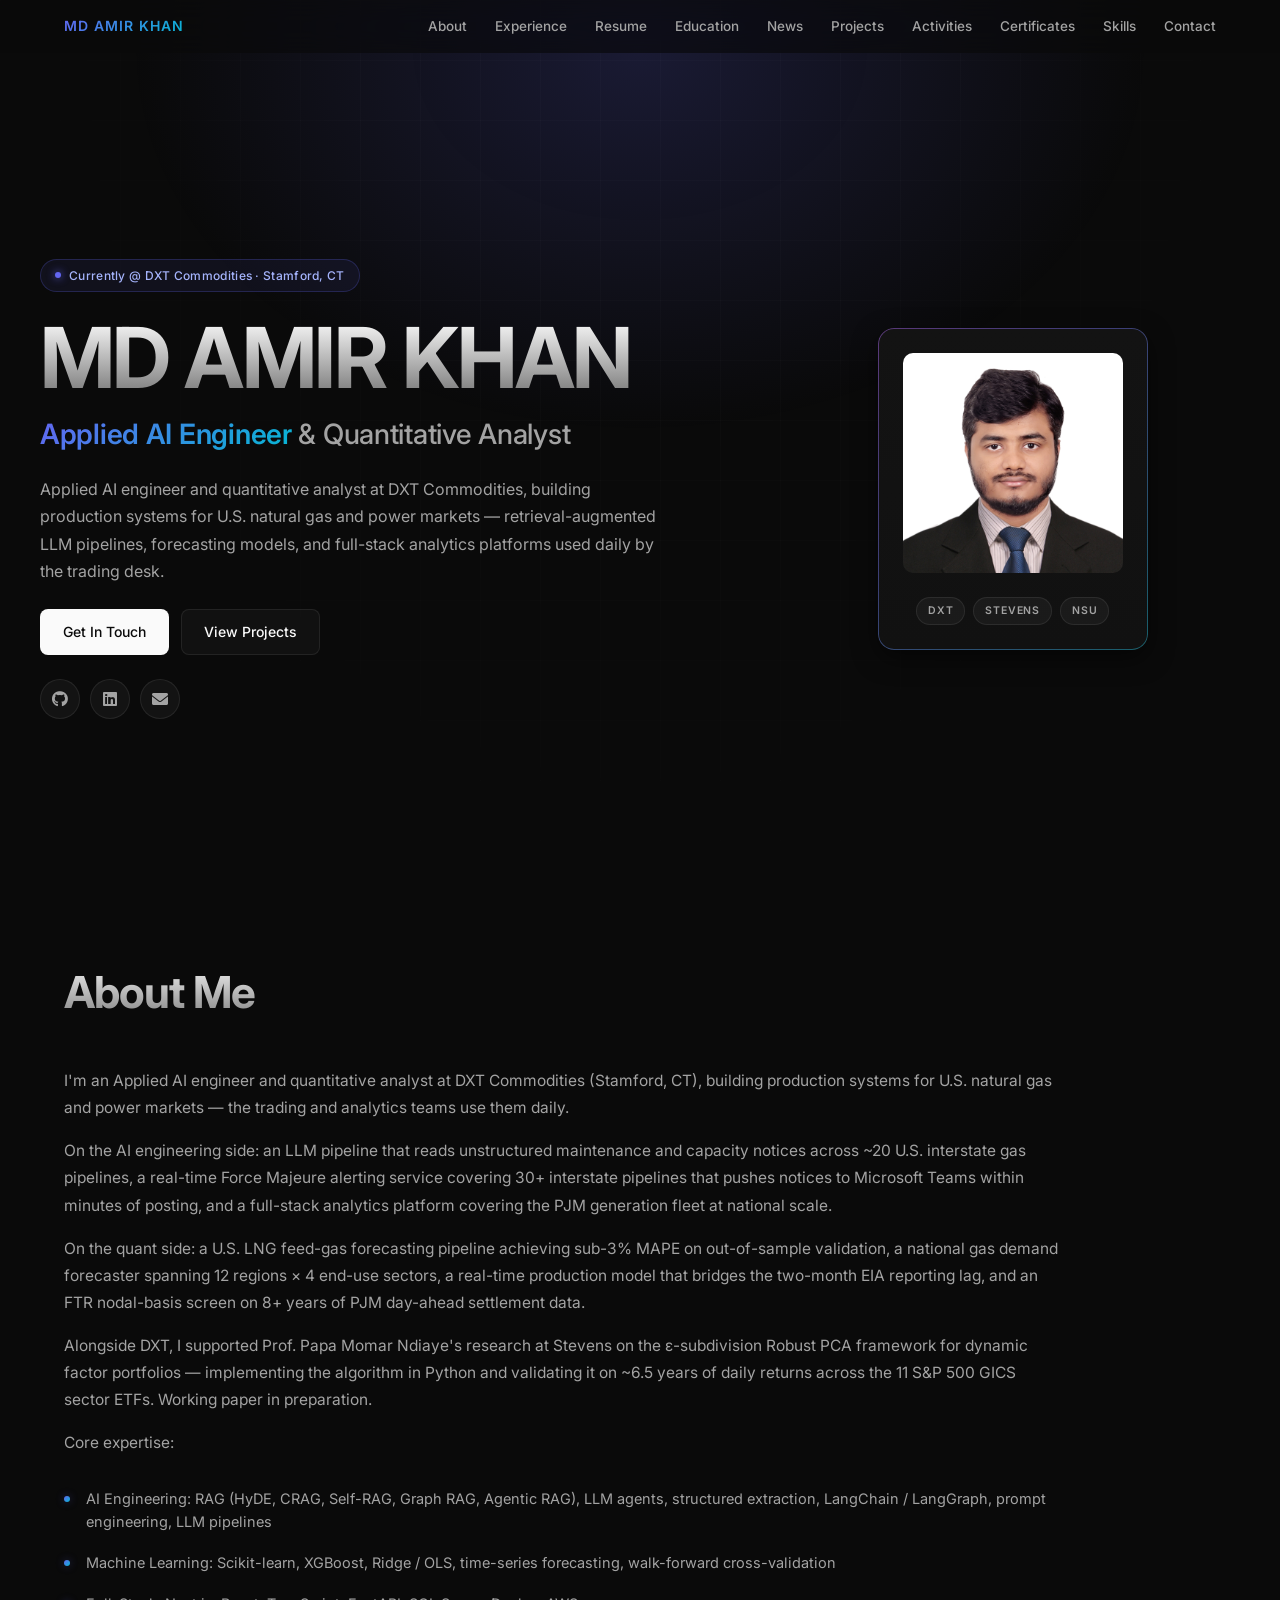
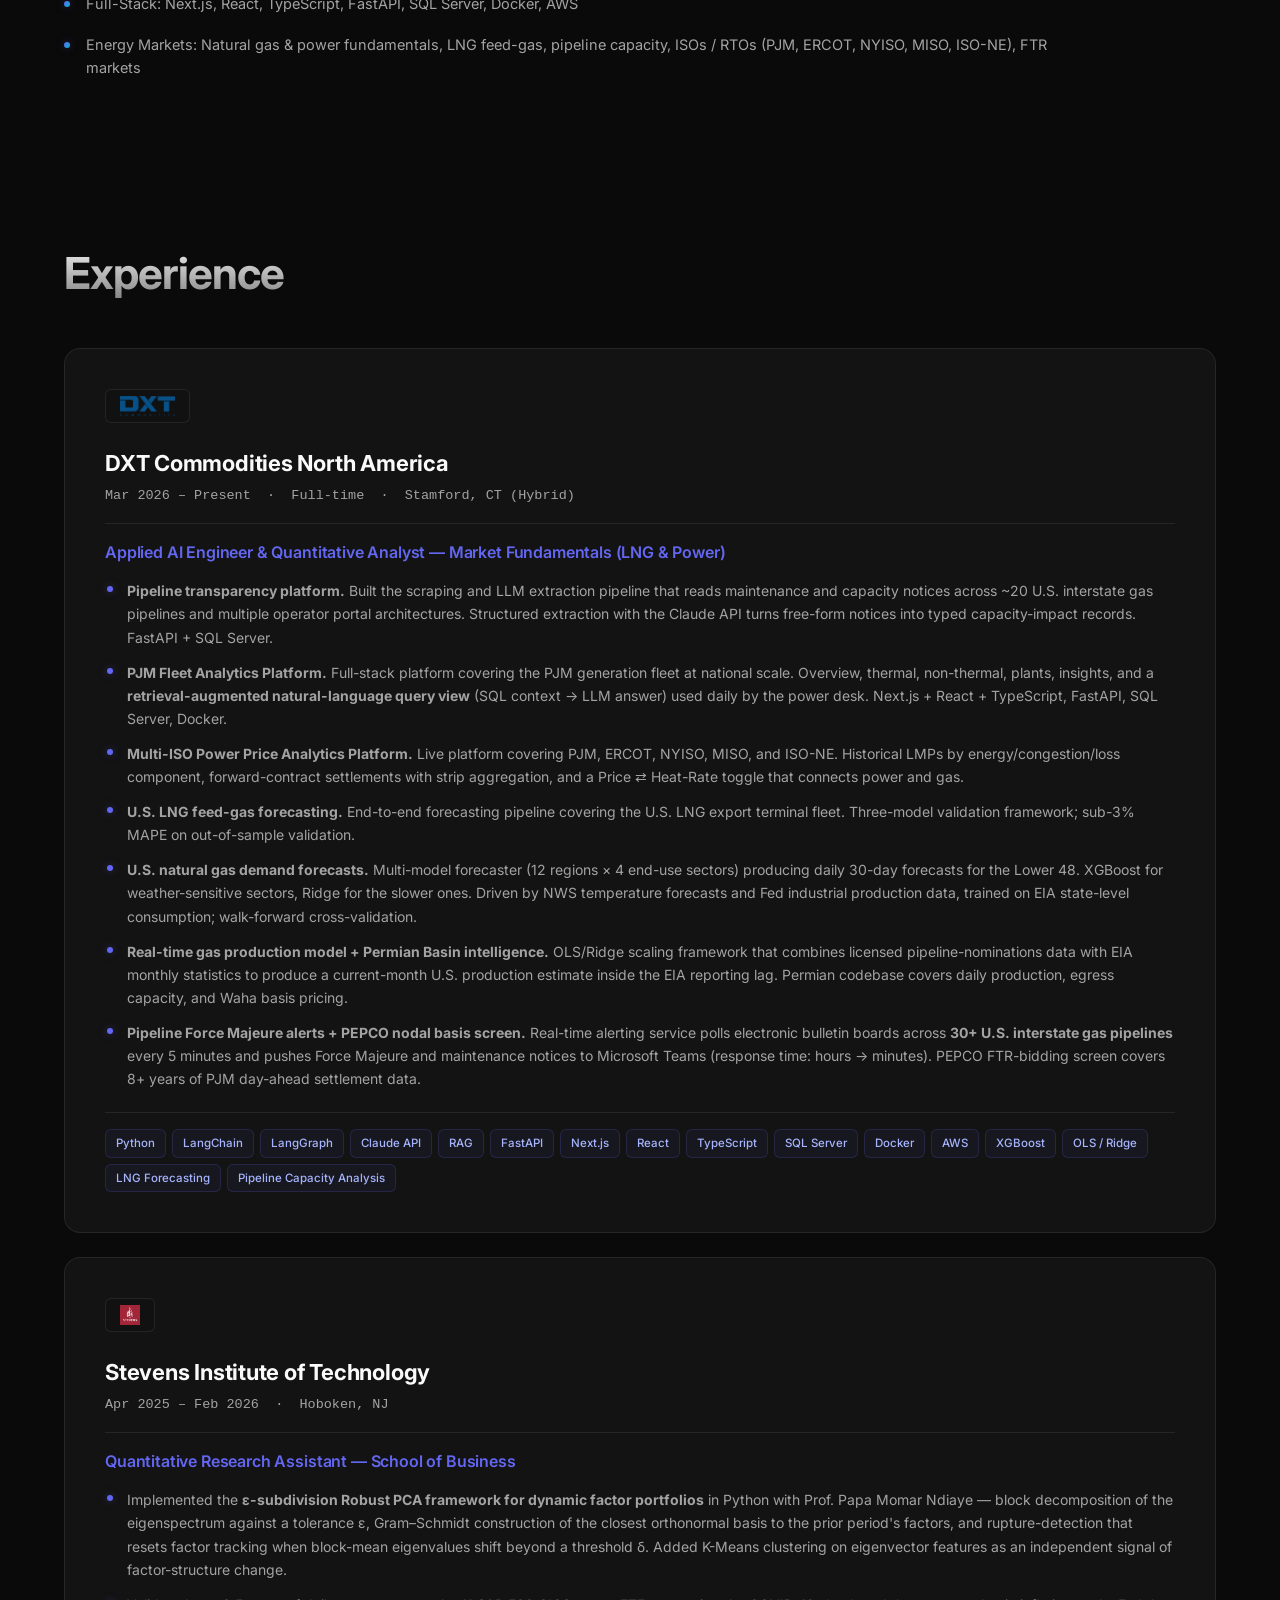
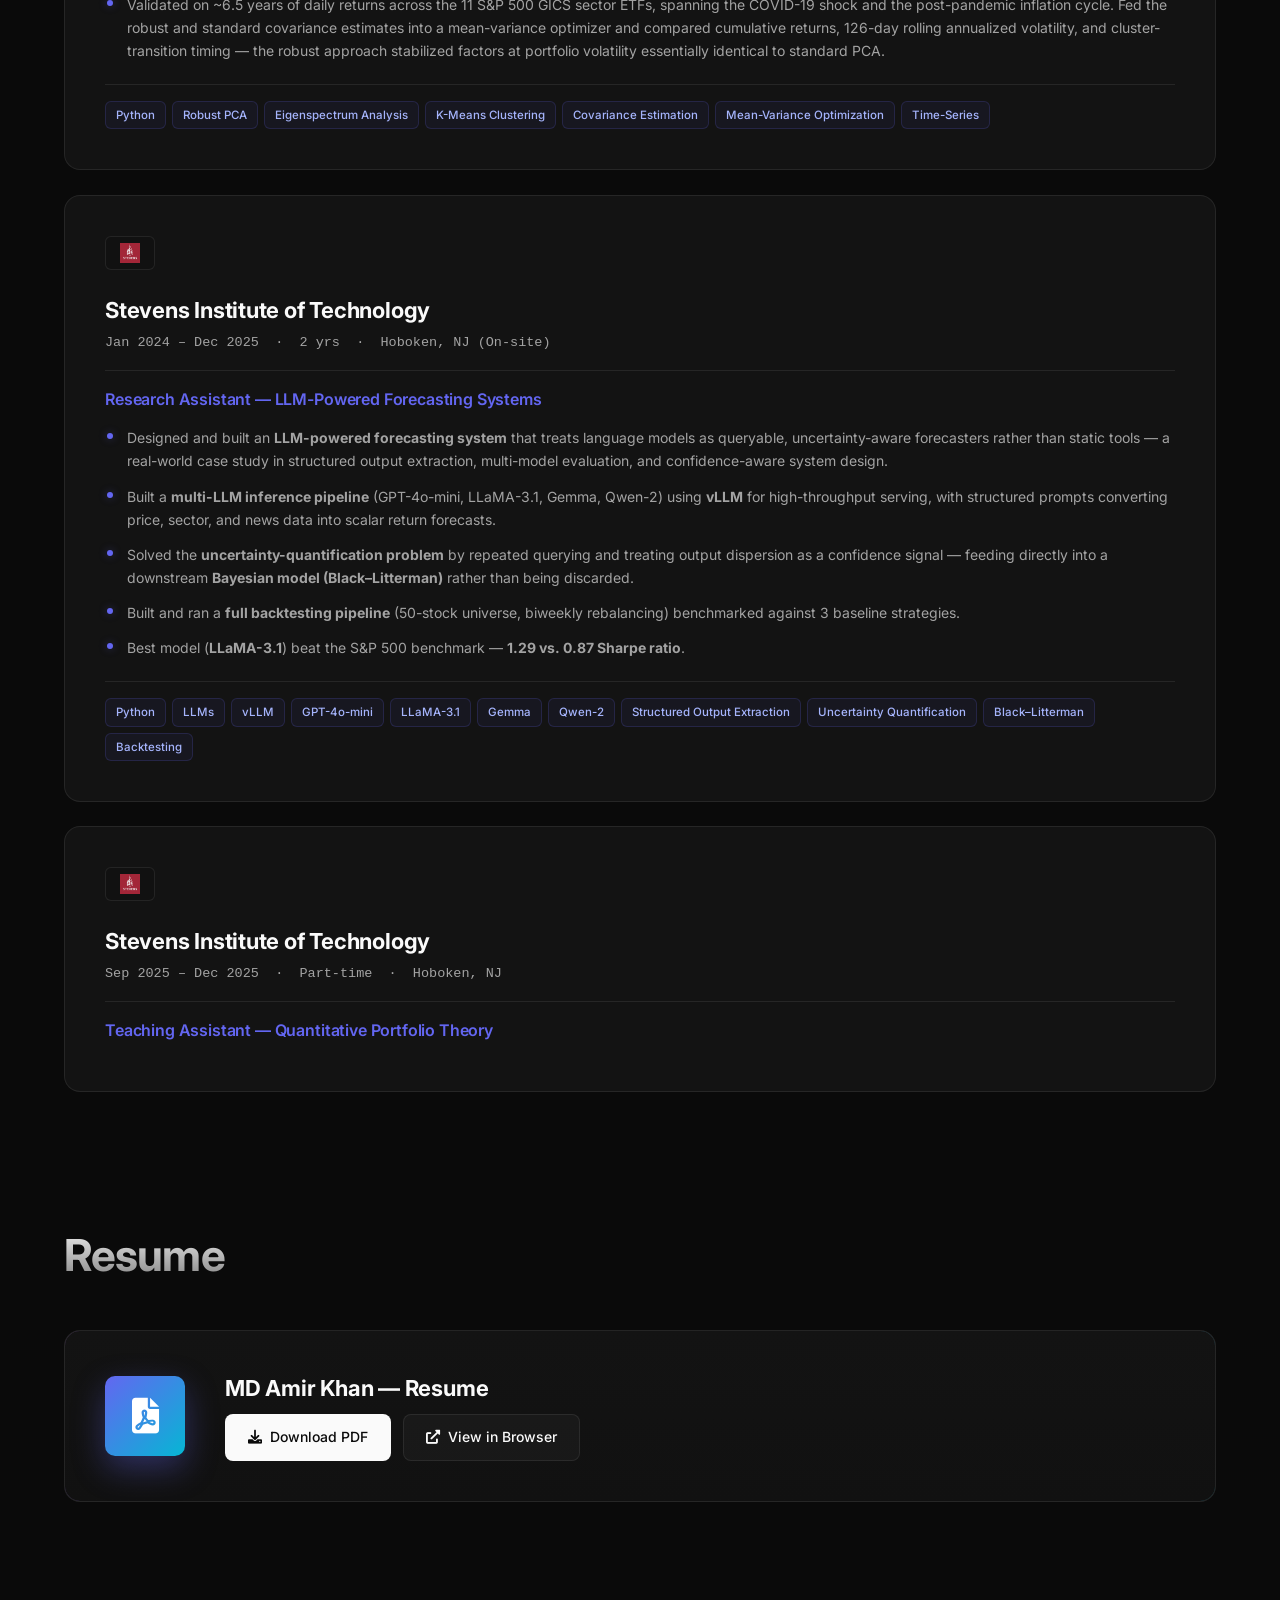
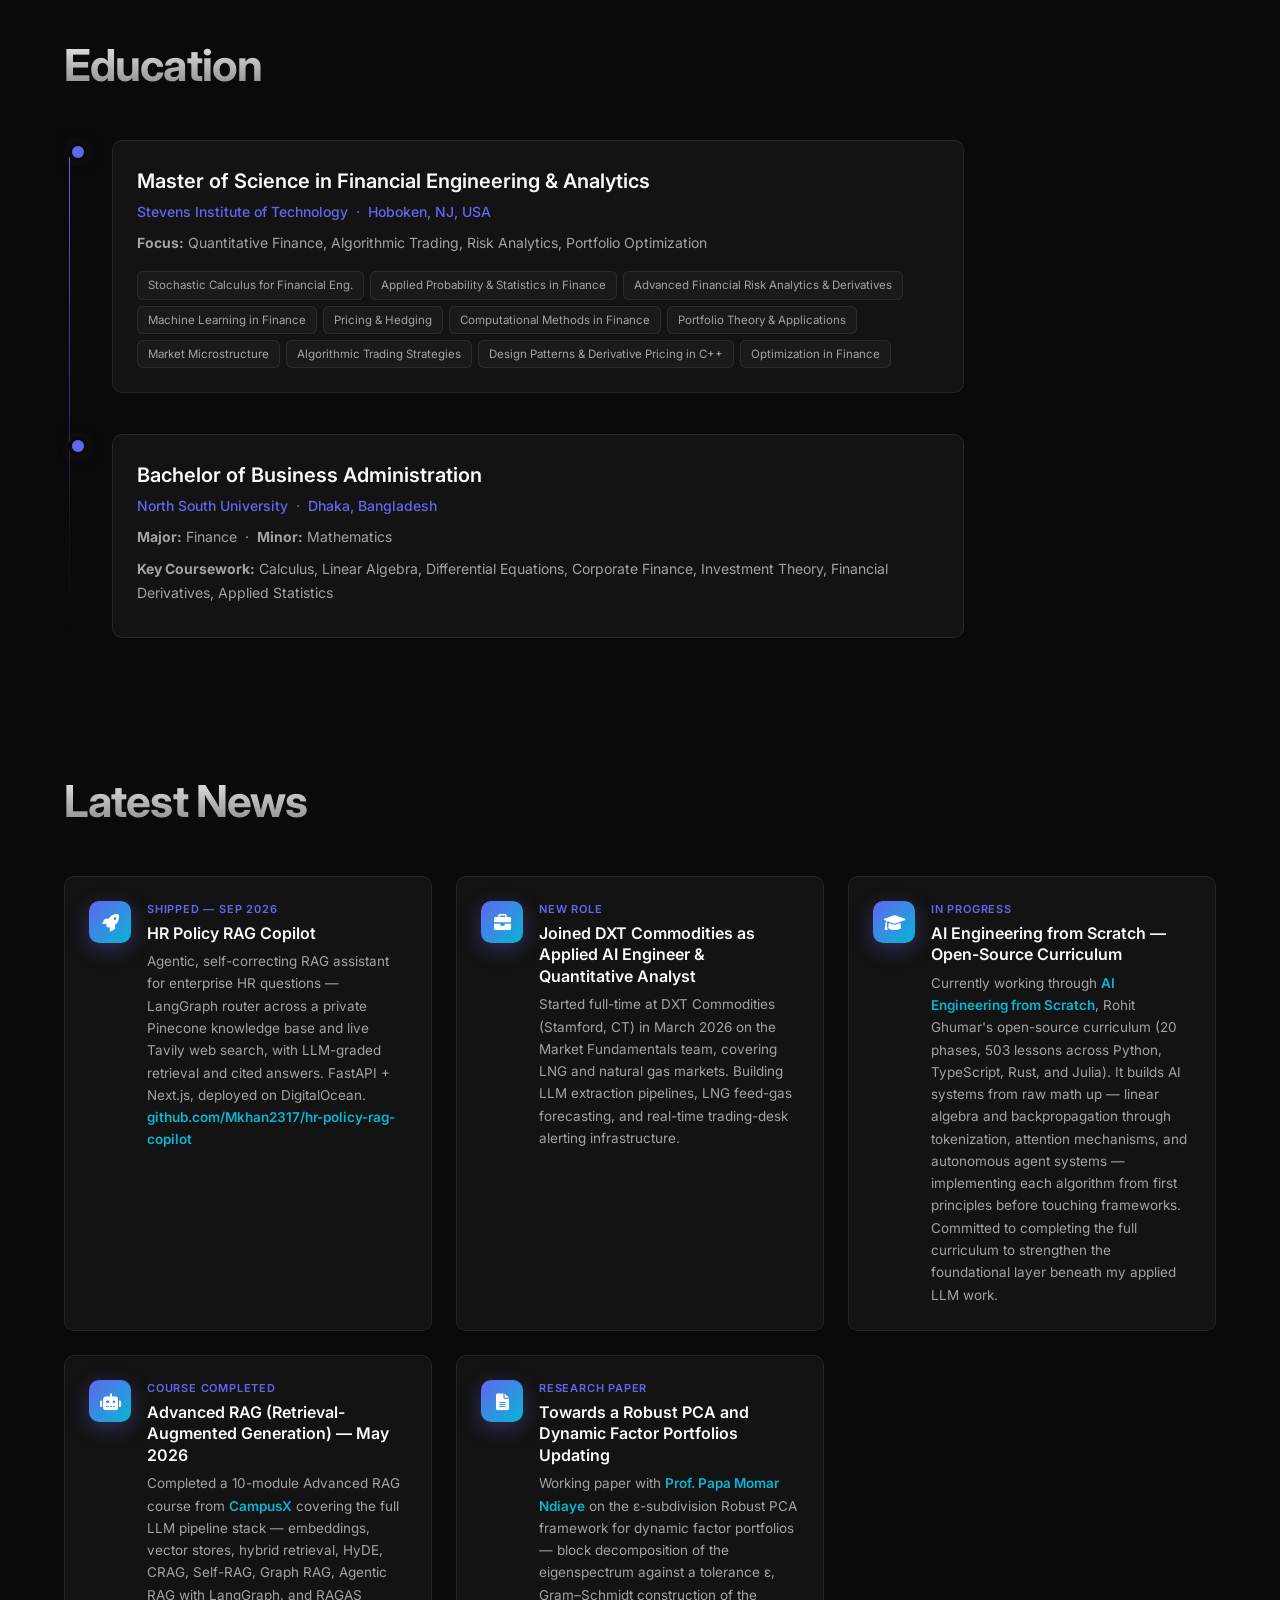
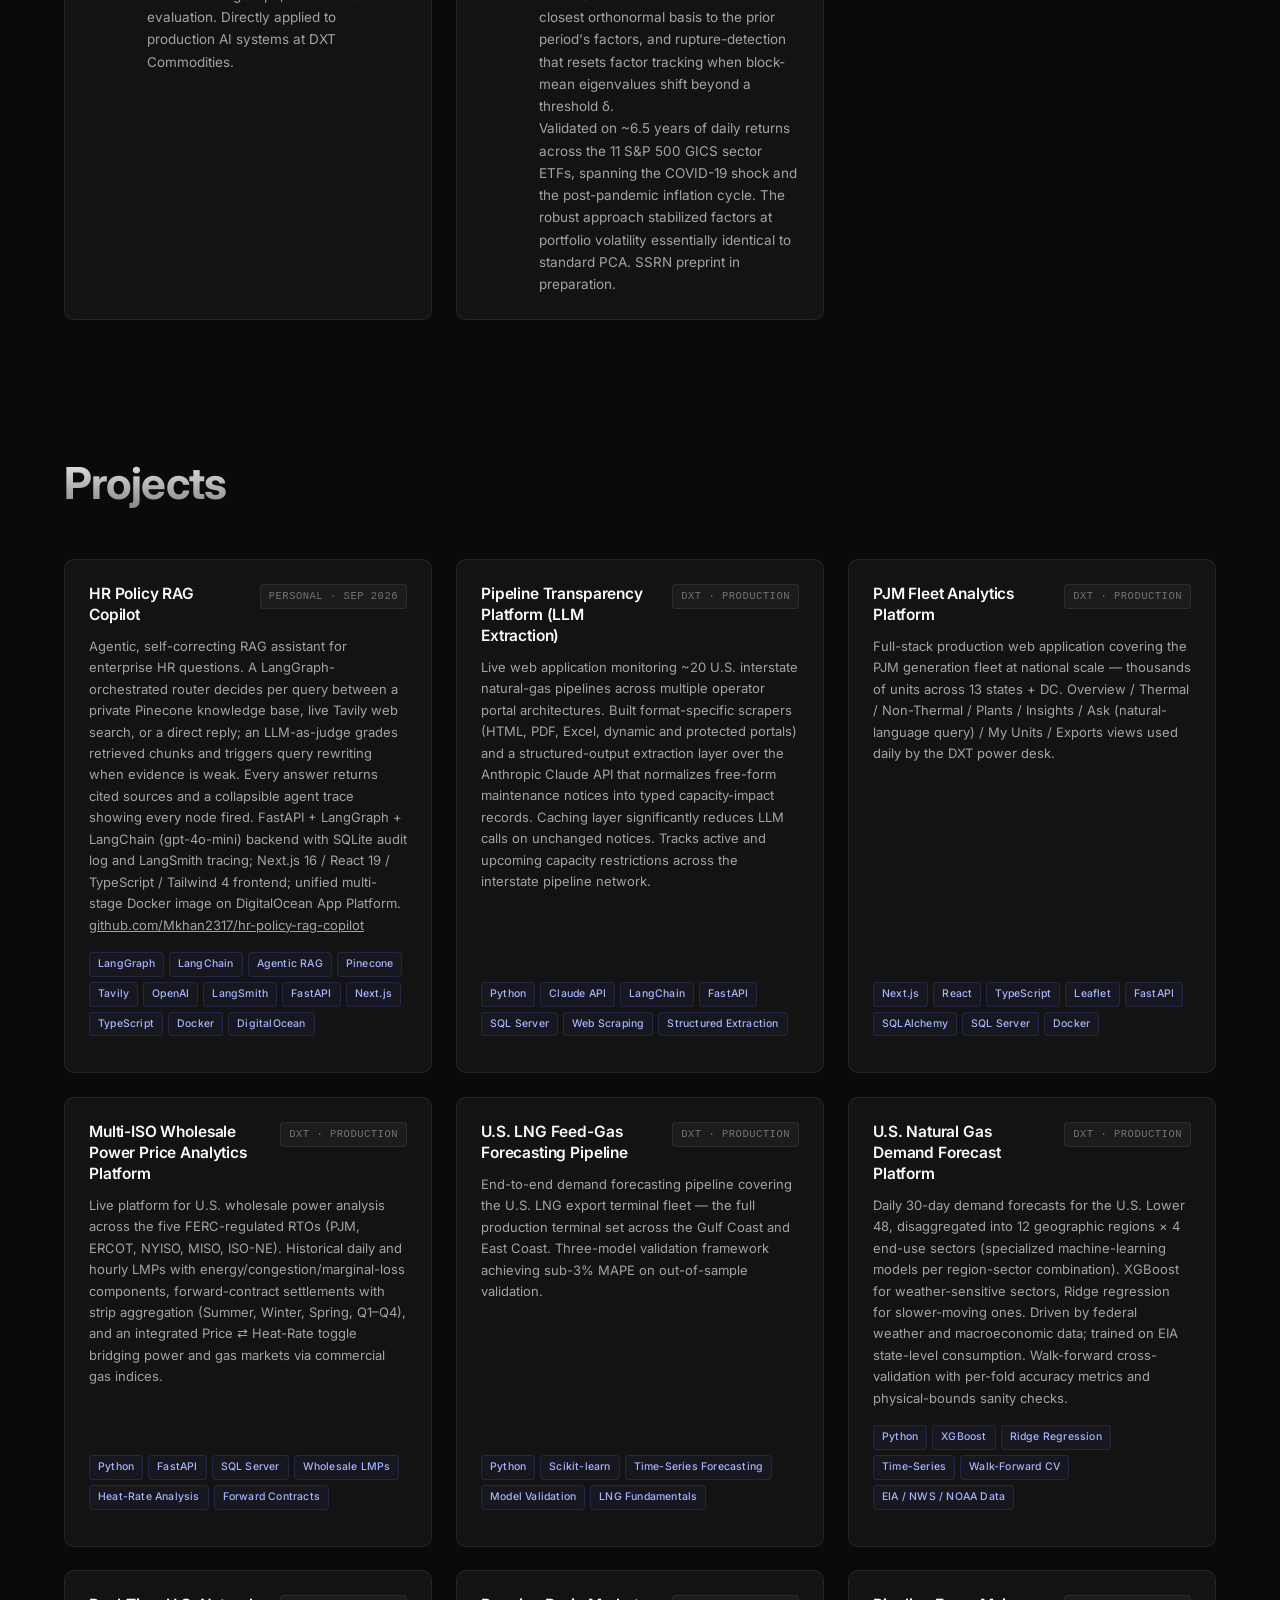
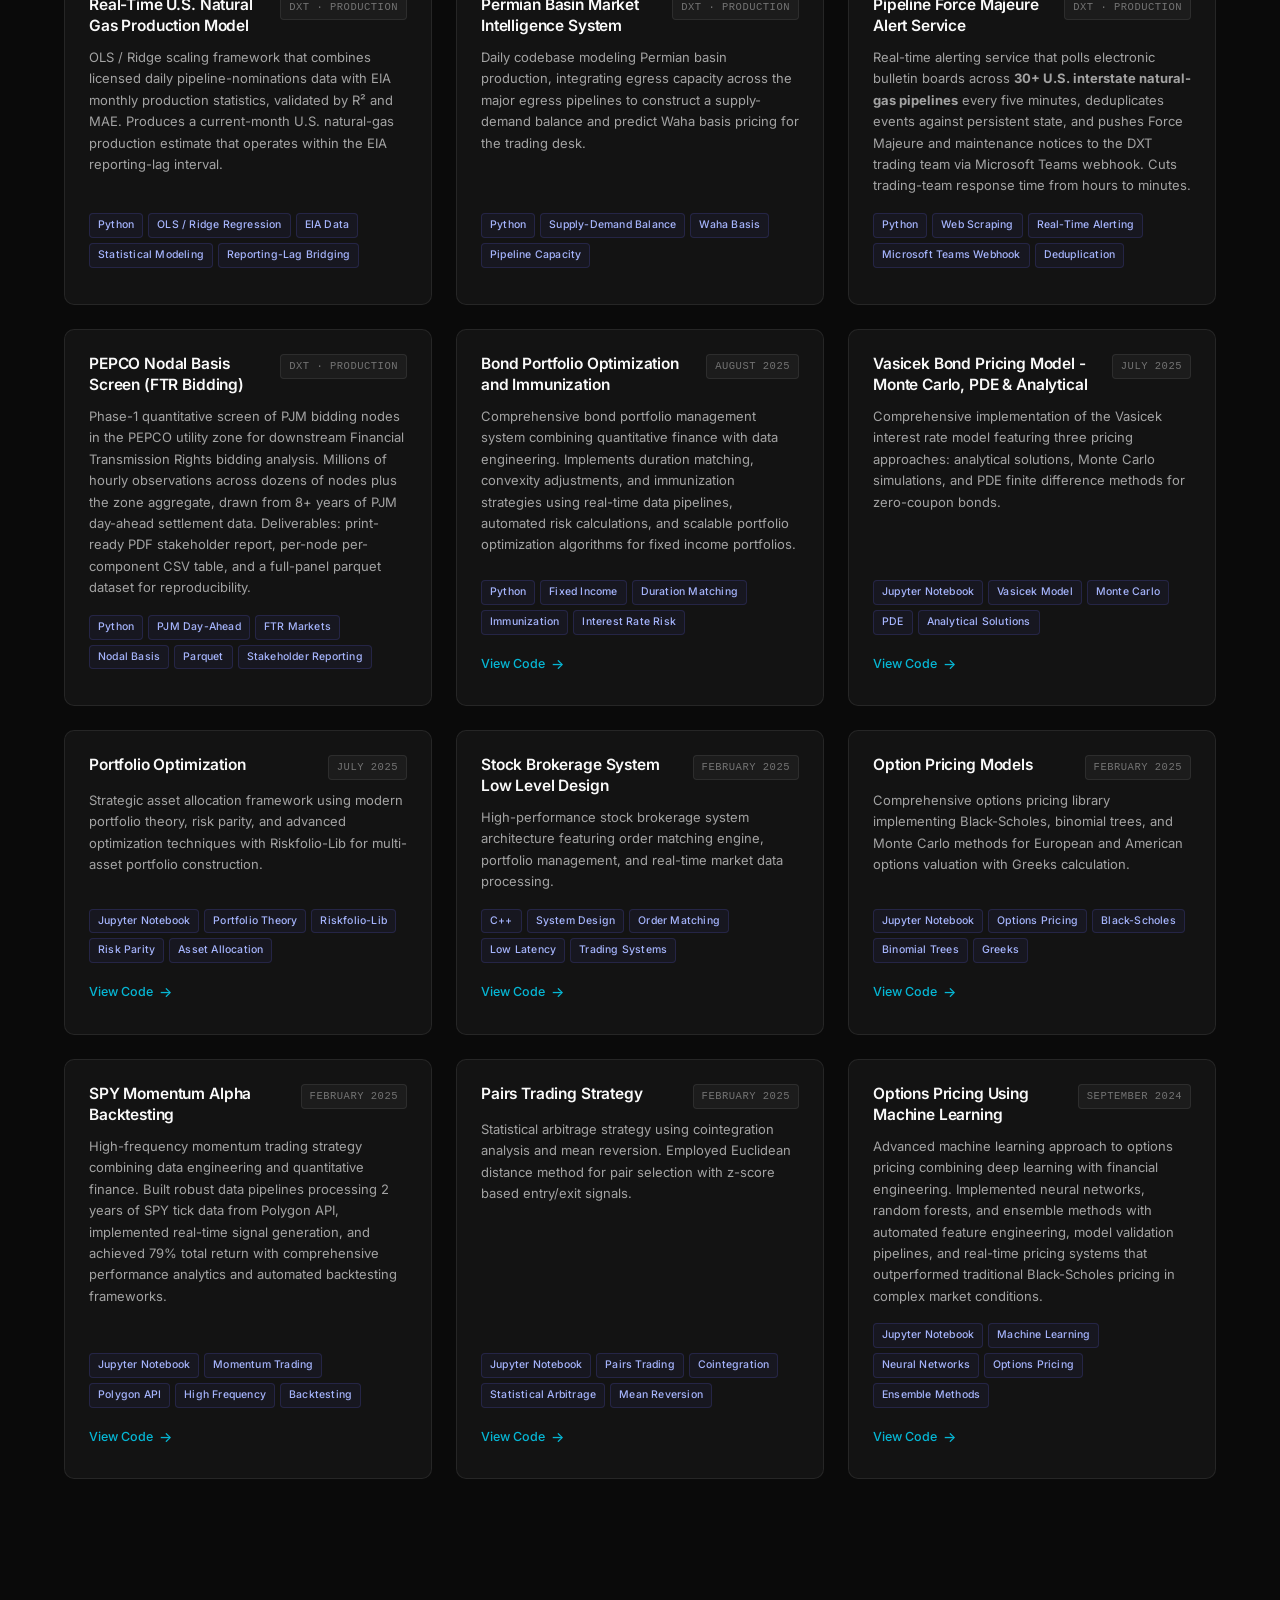
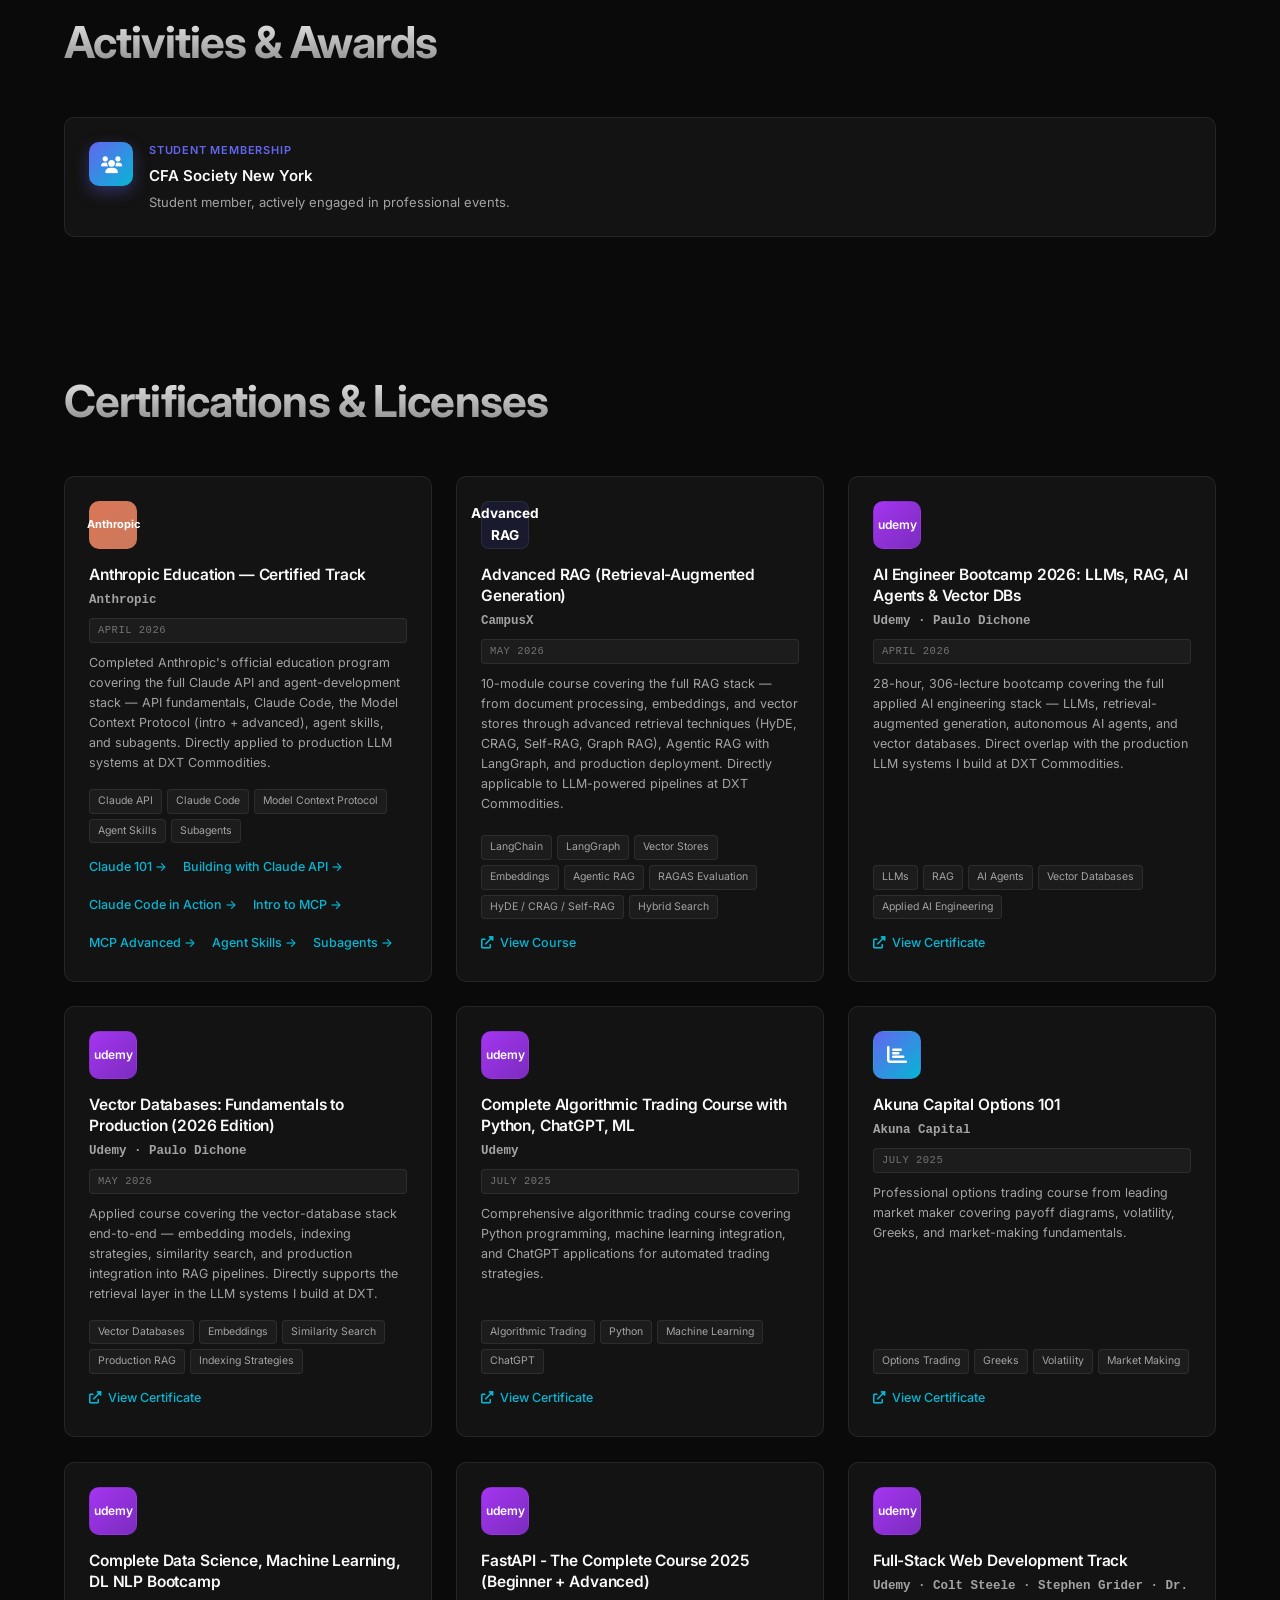
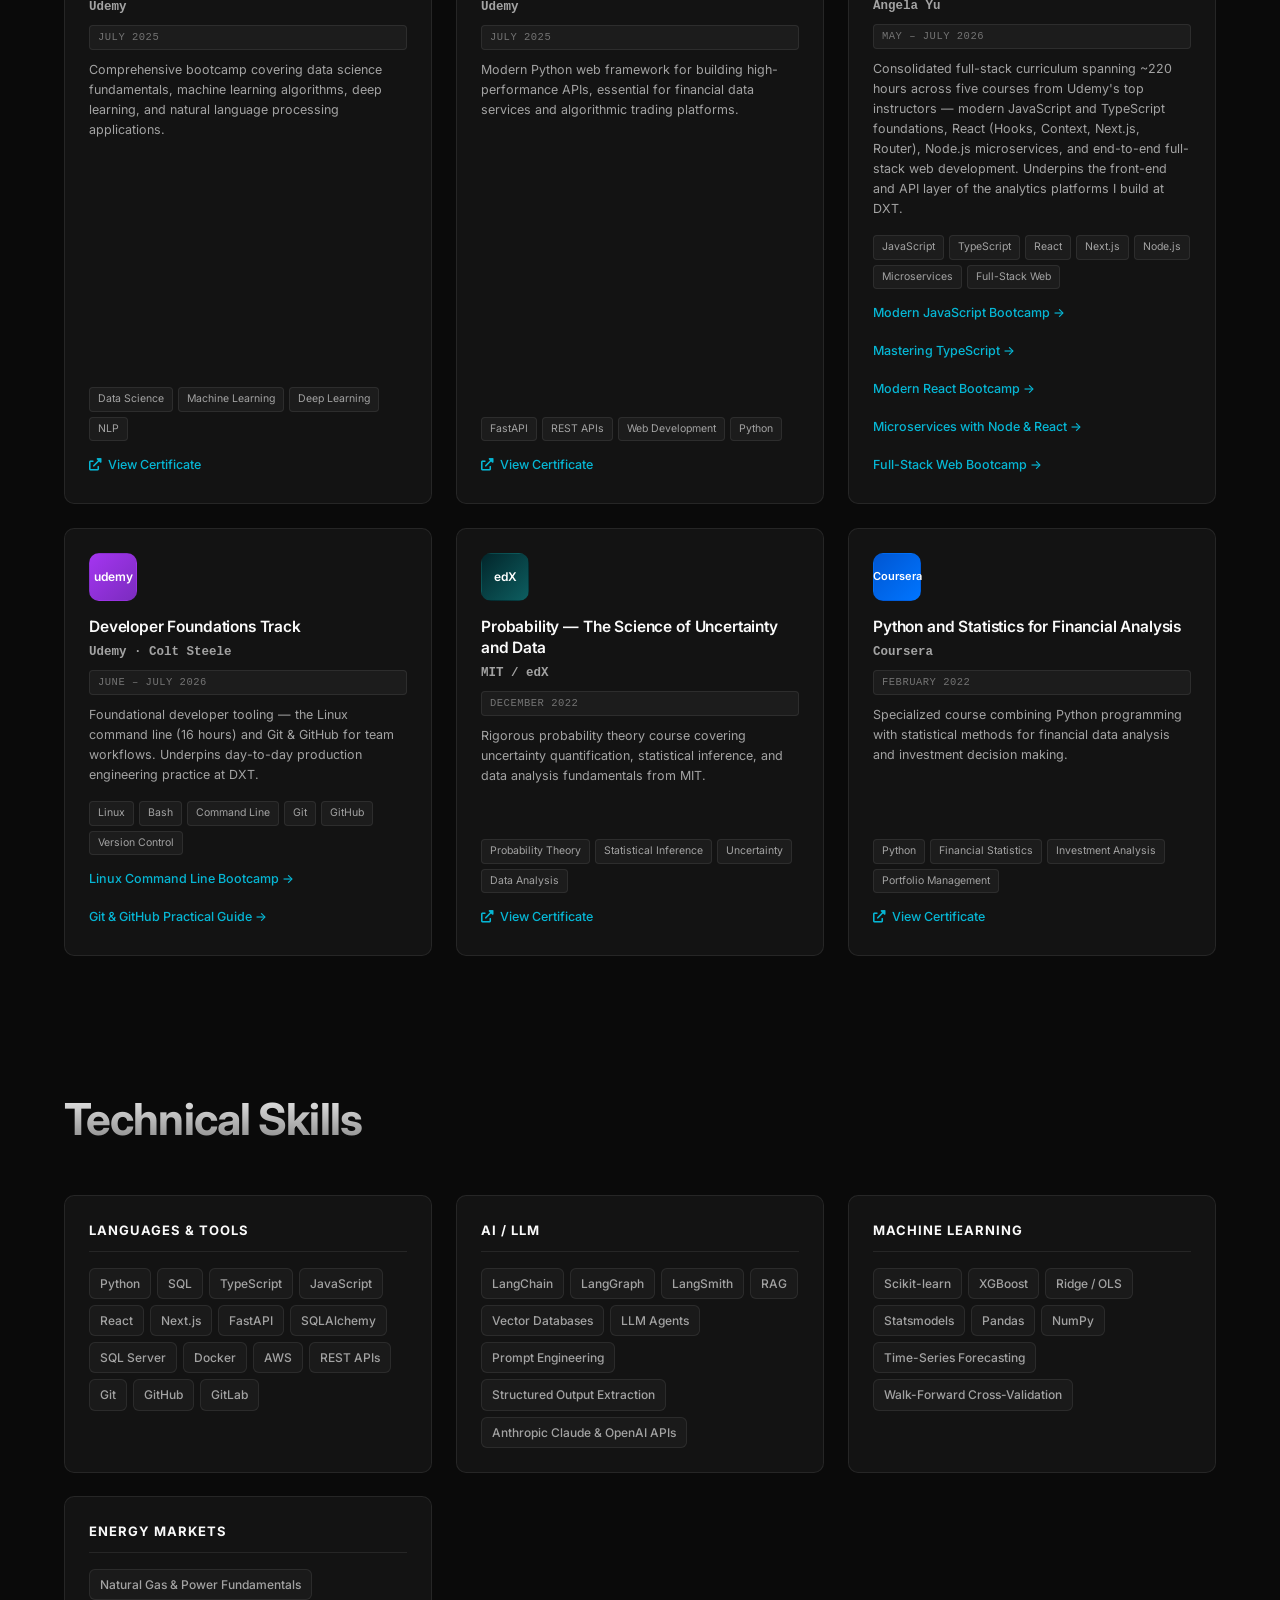
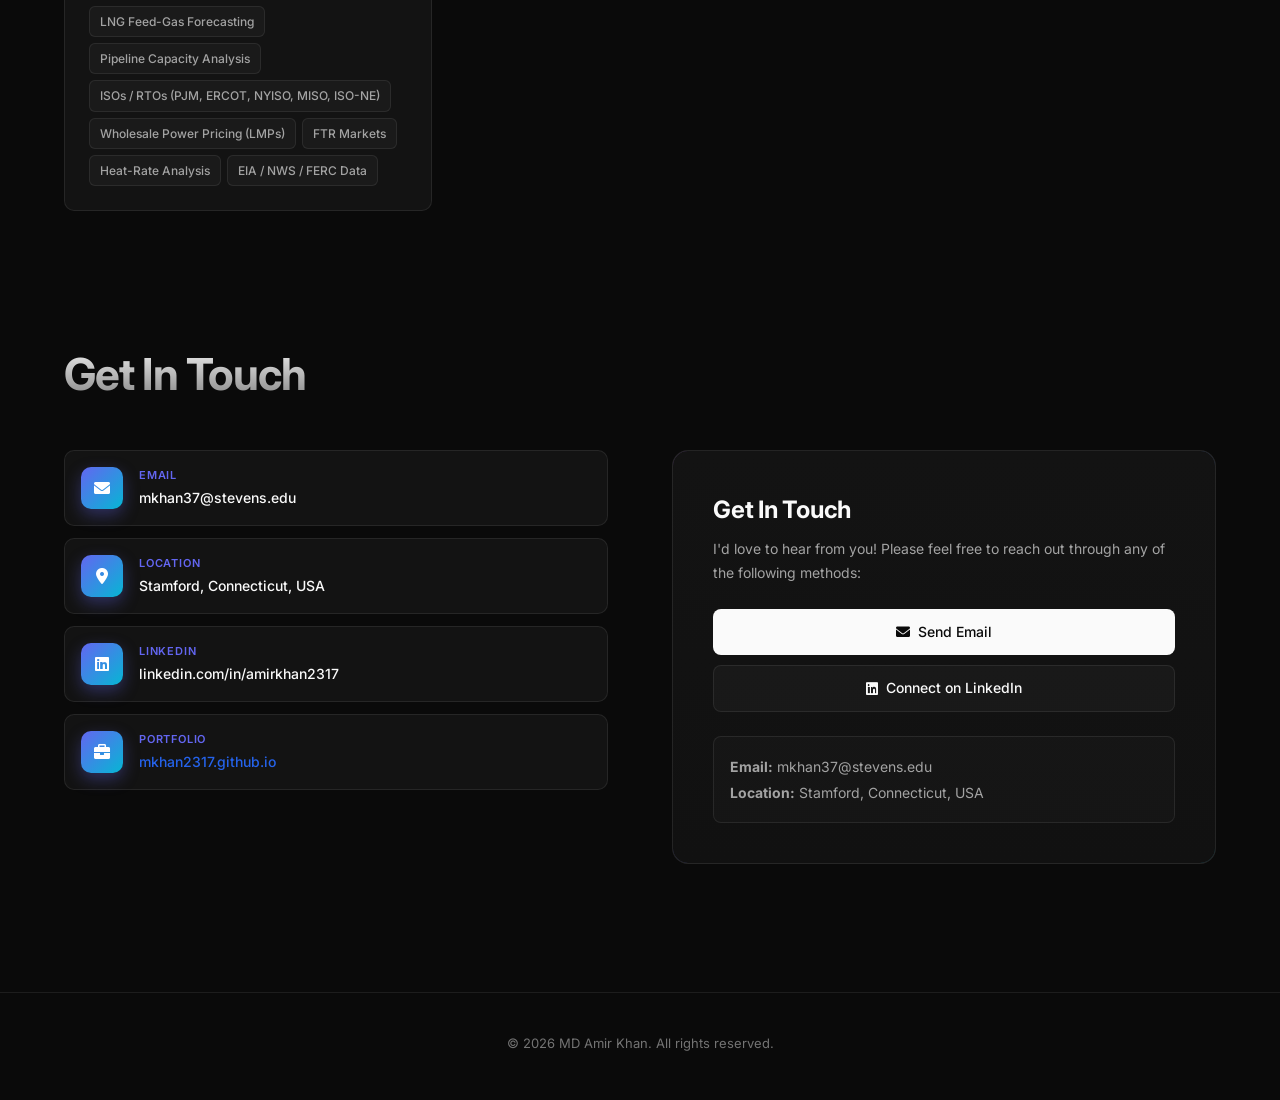
<file: index.html>
<!DOCTYPE html>
<html lang="en">
<head>
    <meta charset="UTF-8">
    <meta name="viewport" content="width=device-width, initial-scale=1.0">
    <title>MD Amir Khan – Applied AI Engineer & Quantitative Analyst</title>
    <link rel="stylesheet" href="styles.css">
    <link href="https://fonts.googleapis.com/css2?family=Inter:wght@300;400;500;600;700&display=swap" rel="stylesheet">
    <link rel="stylesheet" href="https://cdnjs.cloudflare.com/ajax/libs/font-awesome/6.0.0/css/all.min.css">
</head>
<body>
    <nav class="navbar">
        <div class="nav-container">
            <div class="nav-logo">
                <h2>MD AMIR KHAN</h2>
            </div>
            <ul class="nav-menu">
                <li class="nav-item"><a href="#about" class="nav-link">About</a></li>
                <li class="nav-item"><a href="#experience" class="nav-link">Experience</a></li>
                <li class="nav-item"><a href="#resume" class="nav-link">Resume</a></li>
                <li class="nav-item"><a href="#education" class="nav-link">Education</a></li>
                <li class="nav-item"><a href="#news" class="nav-link">News</a></li>
                <li class="nav-item"><a href="#projects" class="nav-link">Projects</a></li>
                <li class="nav-item"><a href="#activities" class="nav-link">Activities</a></li>
                <li class="nav-item"><a href="#certificates" class="nav-link">Certificates</a></li>
                <li class="nav-item"><a href="#skills" class="nav-link">Skills</a></li>
                <li class="nav-item"><a href="#contact" class="nav-link">Contact</a></li>
            </ul>
            <div class="hamburger">
                <span class="bar"></span>
                <span class="bar"></span>
                <span class="bar"></span>
            </div>
        </div>
    </nav>

    <main>
        <!-- Hero Section -->
        <section id="hero" class="hero">
            <div class="hero-container">
                <div class="hero-content">
                    <div class="hero-text">
                        <div class="hero-eyebrow">Currently @ DXT Commodities · Stamford, CT</div>
                        <h1>MD AMIR KHAN</h1>
                        <h2><strong>Applied AI Engineer</strong> & Quantitative Analyst</h2>
                        <p>Applied AI engineer and quantitative analyst at DXT Commodities, building production systems for U.S. natural gas and power markets — retrieval-augmented LLM pipelines, forecasting models, and full-stack analytics platforms used daily by the trading desk.</p>
                        <div class="hero-buttons">
                            <a href="#contact" class="btn btn-primary">Get In Touch</a>
                            <a href="#projects" class="btn btn-secondary">View Projects</a>
                        </div>
                        <div class="social-links">
                            <a href="https://github.com/Mkhan2317" target="_blank"><i class="fab fa-github"></i></a>
                            <a href="https://www.linkedin.com/in/amirkhan2317/" target="_blank"><i class="fab fa-linkedin"></i></a>
                            <a href="mailto:mkhan37@stevens.edu"><i class="fas fa-envelope"></i></a>
                        </div>
                    </div>
                    <div class="hero-image">
                        <div class="profile-card">
                            <div class="profile-image-container">
                                <img src="images/profile_picture.jpg" alt="MD Amir Khan – Applied AI Engineer & Quantitative Analyst" class="profile-image" onerror="this.style.display='none'; this.nextElementSibling.style.display='flex';">
                                <div class="profile-fallback" style="display: none;">
                                    <i class="fas fa-user"></i>
                                </div>
                                <div class="profile-overlay">
                                    <div class="profile-glow"></div>
                                </div>
                            </div>
                            <div class="institution-logos">
                                <div class="logo-item">DXT</div>
                                <div class="logo-item">Stevens</div>
                                <div class="logo-item">NSU</div>
                            </div>
                        </div>
                    </div>
                </div>
            </div>
        </section>

        <!-- About Section -->
        <section id="about" class="about">
            <div class="container">
                <h2 class="section-title">About Me</h2>
                <div class="about-content">
                    <div class="about-text">
                        <p>I'm an Applied AI engineer and quantitative analyst at DXT Commodities (Stamford, CT), building production systems for U.S. natural gas and power markets — the trading and analytics teams use them daily.</p>

                        <p>On the AI engineering side: an LLM pipeline that reads unstructured maintenance and capacity notices across ~20 U.S. interstate gas pipelines, a real-time Force Majeure alerting service covering 30+ interstate pipelines that pushes notices to Microsoft Teams within minutes of posting, and a full-stack analytics platform covering the PJM generation fleet at national scale.</p>

                        <p>On the quant side: a U.S. LNG feed-gas forecasting pipeline achieving sub-3% MAPE on out-of-sample validation, a national gas demand forecaster spanning 12 regions × 4 end-use sectors, a real-time production model that bridges the two-month EIA reporting lag, and an FTR nodal-basis screen on 8+ years of PJM day-ahead settlement data.</p>

                        <p>Alongside DXT, I supported Prof. Papa Momar Ndiaye's research at Stevens on the ε-subdivision Robust PCA framework for dynamic factor portfolios — implementing the algorithm in Python and validating it on ~6.5 years of daily returns across the 11 S&amp;P 500 GICS sector ETFs. Working paper in preparation.</p>

                        <p>Core expertise:</p>
                        <ul>
                            <li>AI Engineering: RAG (HyDE, CRAG, Self-RAG, Graph RAG, Agentic RAG), LLM agents, structured extraction, LangChain / LangGraph, prompt engineering, LLM pipelines</li>
                            <li>Machine Learning: Scikit-learn, XGBoost, Ridge / OLS, time-series forecasting, walk-forward cross-validation</li>
                            <li>Full-Stack: Next.js, React, TypeScript, FastAPI, SQL Server, Docker, AWS</li>
                            <li>Energy Markets: Natural gas &amp; power fundamentals, LNG feed-gas, pipeline capacity, ISOs / RTOs (PJM, ERCOT, NYISO, MISO, ISO-NE), FTR markets</li>
                        </ul>

                    </div>
                </div>
            </div>
        </section>

        <!-- Experience Section -->
        <section id="experience" class="experience">
            <div class="container">
                <h2 class="section-title">Experience</h2>
                <div class="experience-grid">
                    <div class="experience-card">
                        <div class="company-logo dxt">
                            <img src="images/dxt-logo.png" alt="DXT Commodities" onerror="this.style.display='none'; this.parentElement.textContent='DXT';">
                        </div>
                        <h3>DXT Commodities North America</h3>
                        <h4>Mar 2026 – Present &nbsp;·&nbsp; Full-time &nbsp;·&nbsp; Stamford, CT (Hybrid)</h4>

                        <h3 class="role-title">Applied AI Engineer &amp; Quantitative Analyst — Market Fundamentals (LNG &amp; Power)</h3>
                        <ul>
                            <li><strong>Pipeline transparency platform.</strong> Built the scraping and LLM extraction pipeline that reads maintenance and capacity notices across ~20 U.S. interstate gas pipelines and multiple operator portal architectures. Structured extraction with the Claude API turns free-form notices into typed capacity-impact records. FastAPI + SQL Server.</li>
                            <li><strong>PJM Fleet Analytics Platform.</strong> Full-stack platform covering the PJM generation fleet at national scale. Overview, thermal, non-thermal, plants, insights, and a <strong>retrieval-augmented natural-language query view</strong> (SQL context → LLM answer) used daily by the power desk. Next.js + React + TypeScript, FastAPI, SQL Server, Docker.</li>
                            <li><strong>Multi-ISO Power Price Analytics Platform.</strong> Live platform covering PJM, ERCOT, NYISO, MISO, and ISO-NE. Historical LMPs by energy/congestion/loss component, forward-contract settlements with strip aggregation, and a Price ⇄ Heat-Rate toggle that connects power and gas.</li>
                            <li><strong>U.S. LNG feed-gas forecasting.</strong> End-to-end forecasting pipeline covering the U.S. LNG export terminal fleet. Three-model validation framework; sub-3% MAPE on out-of-sample validation.</li>
                            <li><strong>U.S. natural gas demand forecasts.</strong> Multi-model forecaster (12 regions × 4 end-use sectors) producing daily 30-day forecasts for the Lower 48. XGBoost for weather-sensitive sectors, Ridge for the slower ones. Driven by NWS temperature forecasts and Fed industrial production data, trained on EIA state-level consumption; walk-forward cross-validation.</li>
                            <li><strong>Real-time gas production model + Permian Basin intelligence.</strong> OLS/Ridge scaling framework that combines licensed pipeline-nominations data with EIA monthly statistics to produce a current-month U.S. production estimate inside the EIA reporting lag. Permian codebase covers daily production, egress capacity, and Waha basis pricing.</li>
                            <li><strong>Pipeline Force Majeure alerts + PEPCO nodal basis screen.</strong> Real-time alerting service polls electronic bulletin boards across <strong>30+ U.S. interstate gas pipelines</strong> every 5 minutes and pushes Force Majeure and maintenance notices to Microsoft Teams (response time: hours → minutes). PEPCO FTR-bidding screen covers 8+ years of PJM day-ahead settlement data.</li>
                        </ul>

                        <div class="skills-used">
                            <span>Python</span>
                            <span>LangChain</span>
                            <span>LangGraph</span>
                            <span>Claude API</span>
                            <span>RAG</span>
                            <span>FastAPI</span>
                            <span>Next.js</span>
                            <span>React</span>
                            <span>TypeScript</span>
                            <span>SQL Server</span>
                            <span>Docker</span>
                            <span>AWS</span>
                            <span>XGBoost</span>
                            <span>OLS / Ridge</span>
                            <span>LNG Forecasting</span>
                            <span>Pipeline Capacity Analysis</span>
                        </div>
                    </div>

                    <div class="experience-card">
                        <div class="company-logo stevens">
                            <img src="images/stevens-logo.png" alt="Stevens Institute of Technology" onerror="this.style.display='none'; this.parentElement.textContent='Stevens';">
                        </div>
                        <h3>Stevens Institute of Technology</h3>
                        <h4>Apr 2025 – Feb 2026 &nbsp;·&nbsp; Hoboken, NJ</h4>
                        <h3 class="role-title">Quantitative Research Assistant — School of Business</h3>
                        <ul>
                            <li>Implemented the <strong>ε-subdivision Robust PCA framework for dynamic factor portfolios</strong> in Python with Prof. Papa Momar Ndiaye — block decomposition of the eigenspectrum against a tolerance ε, Gram–Schmidt construction of the closest orthonormal basis to the prior period's factors, and rupture-detection that resets factor tracking when block-mean eigenvalues shift beyond a threshold δ. Added K-Means clustering on eigenvector features as an independent signal of factor-structure change.</li>
                            <li>Validated on ~6.5 years of daily returns across the 11 S&amp;P 500 GICS sector ETFs, spanning the COVID-19 shock and the post-pandemic inflation cycle. Fed the robust and standard covariance estimates into a mean-variance optimizer and compared cumulative returns, 126-day rolling annualized volatility, and cluster-transition timing — the robust approach stabilized factors at portfolio volatility essentially identical to standard PCA.</li>
                        </ul>
                        <div class="skills-used">
                            <span>Python</span>
                            <span>Robust PCA</span>
                            <span>Eigenspectrum Analysis</span>
                            <span>K-Means Clustering</span>
                            <span>Covariance Estimation</span>
                            <span>Mean-Variance Optimization</span>
                            <span>Time-Series</span>
                        </div>
                    </div>

                    <div class="experience-card">
                        <div class="company-logo stevens">
                            <img src="images/stevens-logo.png" alt="Stevens Institute of Technology" onerror="this.style.display='none'; this.parentElement.textContent='Stevens';">
                        </div>
                        <h3>Stevens Institute of Technology</h3>
                        <h4>Jan 2024 – Dec 2025 &nbsp;·&nbsp; 2 yrs &nbsp;·&nbsp; Hoboken, NJ (On-site)</h4>
                        <h3 class="role-title">Research Assistant — LLM-Powered Forecasting Systems</h3>
                        <ul>
                            <li>Designed and built an <strong>LLM-powered forecasting system</strong> that treats language models as queryable, uncertainty-aware forecasters rather than static tools — a real-world case study in structured output extraction, multi-model evaluation, and confidence-aware system design.</li>
                            <li>Built a <strong>multi-LLM inference pipeline</strong> (GPT-4o-mini, LLaMA-3.1, Gemma, Qwen-2) using <strong>vLLM</strong> for high-throughput serving, with structured prompts converting price, sector, and news data into scalar return forecasts.</li>
                            <li>Solved the <strong>uncertainty-quantification problem</strong> by repeated querying and treating output dispersion as a confidence signal — feeding directly into a downstream <strong>Bayesian model (Black–Litterman)</strong> rather than being discarded.</li>
                            <li>Built and ran a <strong>full backtesting pipeline</strong> (50-stock universe, biweekly rebalancing) benchmarked against 3 baseline strategies.</li>
                            <li>Best model (<strong>LLaMA-3.1</strong>) beat the S&amp;P 500 benchmark — <strong>1.29 vs. 0.87 Sharpe ratio</strong>.</li>
                        </ul>
                        <div class="skills-used">
                            <span>Python</span>
                            <span>LLMs</span>
                            <span>vLLM</span>
                            <span>GPT-4o-mini</span>
                            <span>LLaMA-3.1</span>
                            <span>Gemma</span>
                            <span>Qwen-2</span>
                            <span>Structured Output Extraction</span>
                            <span>Uncertainty Quantification</span>
                            <span>Black–Litterman</span>
                            <span>Backtesting</span>
                        </div>
                    </div>

                    <div class="experience-card">
                        <div class="company-logo stevens">
                            <img src="images/stevens-logo.png" alt="Stevens Institute of Technology" onerror="this.style.display='none'; this.parentElement.textContent='Stevens';">
                        </div>
                        <h3>Stevens Institute of Technology</h3>
                        <h4>Sep 2025 – Dec 2025 &nbsp;·&nbsp; Part-time &nbsp;·&nbsp; Hoboken, NJ</h4>
                        <h3 class="role-title">Teaching Assistant — Quantitative Portfolio Theory</h3>
                    </div>

                </div>
            </div>
        </section>

        <!-- Resume Section -->
        <section id="resume" class="resume">
            <div class="container">
                <h2 class="section-title">Resume</h2>
                <div class="resume-card">
                    <div class="resume-icon">
                        <i class="fas fa-file-pdf"></i>
                    </div>
                    <div class="resume-content">
                        <h3>MD Amir Khan — Resume</h3>
                        <div class="resume-actions">
                            <a href="Md_Amir_Khan_Resume.pdf" download class="btn btn-primary">
                                <i class="fas fa-download"></i> Download PDF
                            </a>
                            <a href="Md_Amir_Khan_Resume.pdf" target="_blank" class="btn btn-secondary">
                                <i class="fas fa-external-link-alt"></i> View in Browser
                            </a>
                        </div>
                    </div>
                </div>
            </div>
        </section>

        <!-- Education Section -->
        <section id="education" class="education">
            <div class="container">
                <h2 class="section-title">Education</h2>
                <div class="timeline">
                    <div class="timeline-item">
                        <div class="timeline-marker"></div>
                        <div class="timeline-content">
                            <h3>Master of Science in Financial Engineering &amp; Analytics</h3>
                            <h4>Stevens Institute of Technology &nbsp;·&nbsp; Hoboken, NJ, USA</h4>
                            <p><strong>Focus:</strong> Quantitative Finance, Algorithmic Trading, Risk Analytics, Portfolio Optimization</p>
                            <div class="courses">
                                <span class="course-tag">Stochastic Calculus for Financial Eng.</span>
                                <span class="course-tag">Applied Probability &amp; Statistics in Finance</span>
                                <span class="course-tag">Advanced Financial Risk Analytics &amp; Derivatives</span>
                                <span class="course-tag">Machine Learning in Finance</span>
                                <span class="course-tag">Pricing &amp; Hedging</span>
                                <span class="course-tag">Computational Methods in Finance</span>
                                <span class="course-tag">Portfolio Theory &amp; Applications</span>
                                <span class="course-tag">Market Microstructure</span>
                                <span class="course-tag">Algorithmic Trading Strategies</span>
                                <span class="course-tag">Design Patterns &amp; Derivative Pricing in C++</span>
                                <span class="course-tag">Optimization in Finance</span>
                            </div>
                        </div>
                    </div>

                    <div class="timeline-item">
                        <div class="timeline-marker"></div>
                        <div class="timeline-content">
                            <h3>Bachelor of Business Administration</h3>
                            <h4>North South University &nbsp;·&nbsp; Dhaka, Bangladesh</h4>
                            <p><strong>Major:</strong> Finance &nbsp;·&nbsp; <strong>Minor:</strong> Mathematics</p>
                            <p><strong>Key Coursework:</strong> Calculus, Linear Algebra, Differential Equations, Corporate Finance, Investment Theory, Financial Derivatives, Applied Statistics</p>
                        </div>
                    </div>
                </div>
            </div>
        </section>

        <!-- News Section -->
        <section id="news" class="news">
            <div class="container">
                <h2 class="section-title">Latest News</h2>
                <div class="news-grid">
                    <div class="news-card">
                        <div class="news-icon">
                            <i class="fas fa-rocket"></i>
                        </div>
                        <div class="news-content">
                            <h3>Shipped — Sep 2026</h3>
                            <h4>HR Policy RAG Copilot</h4>
                            <p>Agentic, self-correcting RAG assistant for enterprise HR questions — LangGraph router across a private Pinecone knowledge base and live Tavily web search, with LLM-graded retrieval and cited answers. FastAPI + Next.js, deployed on DigitalOcean. <a href="https://github.com/Mkhan2317/hr-policy-rag-copilot" target="_blank" style="color: var(--accent-cyan); text-decoration: none; font-weight: 600;">github.com/Mkhan2317/hr-policy-rag-copilot</a></p>
                        </div>
                    </div>

                    <div class="news-card">
                        <div class="news-icon">
                            <i class="fas fa-briefcase"></i>
                        </div>
                        <div class="news-content">
                            <h3>New Role</h3>
                            <h4>Joined DXT Commodities as Applied AI Engineer & Quantitative Analyst</h4>
                            <p>Started full-time at DXT Commodities (Stamford, CT) in March 2026 on the Market Fundamentals team, covering LNG and natural gas markets. Building LLM extraction pipelines, LNG feed-gas forecasting, and real-time trading-desk alerting infrastructure.</p>
                        </div>
                    </div>

                    <div class="news-card">
                        <div class="news-icon">
                            <i class="fas fa-graduation-cap"></i>
                        </div>
                        <div class="news-content">
                            <h3>In Progress</h3>
                            <h4>AI Engineering from Scratch — Open-Source Curriculum</h4>
                            <p>Currently working through <a href="https://aiengineeringfromscratch.com/index.html" target="_blank" style="color: var(--accent-cyan); text-decoration: none; font-weight: 600;">AI Engineering from Scratch</a>, Rohit Ghumar's open-source curriculum (20 phases, 503 lessons across Python, TypeScript, Rust, and Julia). It builds AI systems from raw math up — linear algebra and backpropagation through tokenization, attention mechanisms, and autonomous agent systems — implementing each algorithm from first principles before touching frameworks. Committed to completing the full curriculum to strengthen the foundational layer beneath my applied LLM work.</p>
                        </div>
                    </div>

                    <div class="news-card">
                        <div class="news-icon">
                            <i class="fas fa-robot"></i>
                        </div>
                        <div class="news-content">
                            <h3>Course Completed</h3>
                            <h4>Advanced RAG (Retrieval-Augmented Generation) — May 2026</h4>
                            <p>Completed a 10-module Advanced RAG course from <a href="https://learnwith.campusx.in/courses/Advanced-RAG-69d8037290a183fe36833265" target="_blank" style="color: var(--accent-cyan); text-decoration: none; font-weight: 600;">CampusX</a> covering the full LLM pipeline stack — embeddings, vector stores, hybrid retrieval, HyDE, CRAG, Self-RAG, Graph RAG, Agentic RAG with LangGraph, and RAGAS evaluation. Directly applied to production AI systems at DXT Commodities.</p>
                        </div>
                    </div>

                    <div class="news-card">
                        <div class="news-icon">
                            <i class="fas fa-file-alt"></i>
                        </div>
                        <div class="news-content">
                            <h3>Research Paper</h3>
                            <h4>Towards a Robust PCA and Dynamic Factor Portfolios Updating</h4>
                            <p>Working paper with <a href="https://www.linkedin.com/in/pm-ndiaye" target="_blank" style="color: var(--accent-cyan); text-decoration: none; font-weight: 600;">Prof. Papa Momar Ndiaye</a> on the ε-subdivision Robust PCA framework for dynamic factor portfolios — block decomposition of the eigenspectrum against a tolerance ε, Gram–Schmidt construction of the closest orthonormal basis to the prior period's factors, and rupture-detection that resets factor tracking when block-mean eigenvalues shift beyond a threshold δ.</p>
                            <p>Validated on ~6.5 years of daily returns across the 11 S&amp;P 500 GICS sector ETFs, spanning the COVID-19 shock and the post-pandemic inflation cycle. The robust approach stabilized factors at portfolio volatility essentially identical to standard PCA. SSRN preprint in preparation.</p>
                        </div>
                    </div>
                </div>
            </div>
        </section>

        <!-- Projects Section -->
        <section id="projects" class="projects">
            <div class="container">
                <h2 class="section-title">Projects</h2>
                <div class="projects-grid">
                    <!-- Personal / open-source projects -->
                    <div class="project-card">
                        <div class="project-header">
                            <h3>HR Policy RAG Copilot</h3>
                            <span class="date">Personal · Sep 2026</span>
                        </div>
                        <p>Agentic, self-correcting RAG assistant for enterprise HR questions. A LangGraph-orchestrated router decides per query between a private Pinecone knowledge base, live Tavily web search, or a direct reply; an LLM-as-judge grades retrieved chunks and triggers query rewriting when evidence is weak. Every answer returns cited sources and a collapsible agent trace showing every node fired. FastAPI + LangGraph + LangChain (gpt-4o-mini) backend with SQLite audit log and LangSmith tracing; Next.js 16 / React 19 / TypeScript / Tailwind 4 frontend; unified multi-stage Docker image on DigitalOcean App Platform. <a href="https://github.com/Mkhan2317/hr-policy-rag-copilot" target="_blank" rel="noopener">github.com/Mkhan2317/hr-policy-rag-copilot</a></p>
                        <div class="project-tags">
                            <span>LangGraph</span>
                            <span>LangChain</span>
                            <span>Agentic RAG</span>
                            <span>Pinecone</span>
                            <span>Tavily</span>
                            <span>OpenAI</span>
                            <span>LangSmith</span>
                            <span>FastAPI</span>
                            <span>Next.js</span>
                            <span>TypeScript</span>
                            <span>Docker</span>
                            <span>DigitalOcean</span>
                        </div>
                    </div>

                    <!-- DXT Commodities production systems -->
                    <div class="project-card">
                        <div class="project-header">
                            <h3>Pipeline Transparency Platform (LLM Extraction)</h3>
                            <span class="date">DXT · Production</span>
                        </div>
                        <p>Live web application monitoring ~20 U.S. interstate natural-gas pipelines across multiple operator portal architectures. Built format-specific scrapers (HTML, PDF, Excel, dynamic and protected portals) and a structured-output extraction layer over the Anthropic Claude API that normalizes free-form maintenance notices into typed capacity-impact records. Caching layer significantly reduces LLM calls on unchanged notices. Tracks active and upcoming capacity restrictions across the interstate pipeline network.</p>
                        <div class="project-tags">
                            <span>Python</span>
                            <span>Claude API</span>
                            <span>LangChain</span>
                            <span>FastAPI</span>
                            <span>SQL Server</span>
                            <span>Web Scraping</span>
                            <span>Structured Extraction</span>
                        </div>
                    </div>

                    <div class="project-card">
                        <div class="project-header">
                            <h3>PJM Fleet Analytics Platform</h3>
                            <span class="date">DXT · Production</span>
                        </div>
                        <p>Full-stack production web application covering the PJM generation fleet at national scale — thousands of units across 13 states + DC. Overview / Thermal / Non-Thermal / Plants / Insights / Ask (natural-language query) / My Units / Exports views used daily by the DXT power desk.</p>
                        <div class="project-tags">
                            <span>Next.js</span>
                            <span>React</span>
                            <span>TypeScript</span>
                            <span>Leaflet</span>
                            <span>FastAPI</span>
                            <span>SQLAlchemy</span>
                            <span>SQL Server</span>
                            <span>Docker</span>
                        </div>
                    </div>

                    <div class="project-card">
                        <div class="project-header">
                            <h3>Multi-ISO Wholesale Power Price Analytics Platform</h3>
                            <span class="date">DXT · Production</span>
                        </div>
                        <p>Live platform for U.S. wholesale power analysis across the five FERC-regulated RTOs (PJM, ERCOT, NYISO, MISO, ISO-NE). Historical daily and hourly LMPs with energy/congestion/marginal-loss components, forward-contract settlements with strip aggregation (Summer, Winter, Spring, Q1–Q4), and an integrated Price ⇄ Heat-Rate toggle bridging power and gas markets via commercial gas indices.</p>
                        <div class="project-tags">
                            <span>Python</span>
                            <span>FastAPI</span>
                            <span>SQL Server</span>
                            <span>Wholesale LMPs</span>
                            <span>Heat-Rate Analysis</span>
                            <span>Forward Contracts</span>
                        </div>
                    </div>

                    <div class="project-card">
                        <div class="project-header">
                            <h3>U.S. LNG Feed-Gas Forecasting Pipeline</h3>
                            <span class="date">DXT · Production</span>
                        </div>
                        <p>End-to-end demand forecasting pipeline covering the U.S. LNG export terminal fleet — the full production terminal set across the Gulf Coast and East Coast. Three-model validation framework achieving sub-3% MAPE on out-of-sample validation.</p>
                        <div class="project-tags">
                            <span>Python</span>
                            <span>Scikit-learn</span>
                            <span>Time-Series Forecasting</span>
                            <span>Model Validation</span>
                            <span>LNG Fundamentals</span>
                        </div>
                    </div>

                    <div class="project-card">
                        <div class="project-header">
                            <h3>U.S. Natural Gas Demand Forecast Platform</h3>
                            <span class="date">DXT · Production</span>
                        </div>
                        <p>Daily 30-day demand forecasts for the U.S. Lower 48, disaggregated into 12 geographic regions × 4 end-use sectors (specialized machine-learning models per region-sector combination). XGBoost for weather-sensitive sectors, Ridge regression for slower-moving ones. Driven by federal weather and macroeconomic data; trained on EIA state-level consumption. Walk-forward cross-validation with per-fold accuracy metrics and physical-bounds sanity checks.</p>
                        <div class="project-tags">
                            <span>Python</span>
                            <span>XGBoost</span>
                            <span>Ridge Regression</span>
                            <span>Time-Series</span>
                            <span>Walk-Forward CV</span>
                            <span>EIA / NWS / NOAA Data</span>
                        </div>
                    </div>

                    <div class="project-card">
                        <div class="project-header">
                            <h3>Real-Time U.S. Natural Gas Production Model</h3>
                            <span class="date">DXT · Production</span>
                        </div>
                        <p>OLS / Ridge scaling framework that combines licensed daily pipeline-nominations data with EIA monthly production statistics, validated by R² and MAE. Produces a current-month U.S. natural-gas production estimate that operates within the EIA reporting-lag interval.</p>
                        <div class="project-tags">
                            <span>Python</span>
                            <span>OLS / Ridge Regression</span>
                            <span>EIA Data</span>
                            <span>Statistical Modeling</span>
                            <span>Reporting-Lag Bridging</span>
                        </div>
                    </div>

                    <div class="project-card">
                        <div class="project-header">
                            <h3>Permian Basin Market Intelligence System</h3>
                            <span class="date">DXT · Production</span>
                        </div>
                        <p>Daily codebase modeling Permian basin production, integrating egress capacity across the major egress pipelines to construct a supply-demand balance and predict Waha basis pricing for the trading desk.</p>
                        <div class="project-tags">
                            <span>Python</span>
                            <span>Supply-Demand Balance</span>
                            <span>Waha Basis</span>
                            <span>Pipeline Capacity</span>
                        </div>
                    </div>

                    <div class="project-card">
                        <div class="project-header">
                            <h3>Pipeline Force Majeure Alert Service</h3>
                            <span class="date">DXT · Production</span>
                        </div>
                        <p>Real-time alerting service that polls electronic bulletin boards across <strong>30+ U.S. interstate natural-gas pipelines</strong> every five minutes, deduplicates events against persistent state, and pushes Force Majeure and maintenance notices to the DXT trading team via Microsoft Teams webhook. Cuts trading-team response time from hours to minutes.</p>
                        <div class="project-tags">
                            <span>Python</span>
                            <span>Web Scraping</span>
                            <span>Real-Time Alerting</span>
                            <span>Microsoft Teams Webhook</span>
                            <span>Deduplication</span>
                        </div>
                    </div>

                    <div class="project-card">
                        <div class="project-header">
                            <h3>PEPCO Nodal Basis Screen (FTR Bidding)</h3>
                            <span class="date">DXT · Production</span>
                        </div>
                        <p>Phase-1 quantitative screen of PJM bidding nodes in the PEPCO utility zone for downstream Financial Transmission Rights bidding analysis. Millions of hourly observations across dozens of nodes plus the zone aggregate, drawn from 8+ years of PJM day-ahead settlement data. Deliverables: print-ready PDF stakeholder report, per-node per-component CSV table, and a full-panel parquet dataset for reproducibility.</p>
                        <div class="project-tags">
                            <span>Python</span>
                            <span>PJM Day-Ahead</span>
                            <span>FTR Markets</span>
                            <span>Nodal Basis</span>
                            <span>Parquet</span>
                            <span>Stakeholder Reporting</span>
                        </div>
                    </div>

                    <!-- Personal / open-source projects -->
                    <div class="project-card">
                        <div class="project-header">
                            <h3>Bond Portfolio Optimization and Immunization</h3>
                            <span class="date">August 2025</span>
                        </div>
                        <p>Comprehensive bond portfolio management system combining quantitative finance with data engineering. Implements duration matching, convexity adjustments, and immunization strategies using real-time data pipelines, automated risk calculations, and scalable portfolio optimization algorithms for fixed income portfolios.</p>
                        <div class="project-tags">
                            <span>Python</span>
                            <span>Fixed Income</span>
                            <span>Duration Matching</span>
                            <span>Immunization</span>
                            <span>Interest Rate Risk</span>
                        </div>
                        <div class="project-links">
                            <a href="https://github.com/Mkhan2317/Bond_Portfolio_Optimization_and_Immunization" target="_blank" class="project-link">View Code</a>
                        </div>
                    </div>

                    <div class="project-card">
                        <div class="project-header">
                            <h3>Vasicek Bond Pricing Model - Monte Carlo, PDE & Analytical</h3>
                            <span class="date">July 2025</span>
                        </div>
                        <p>Comprehensive implementation of the Vasicek interest rate model featuring three pricing approaches: analytical solutions, Monte Carlo simulations, and PDE finite difference methods for zero-coupon bonds.</p>
                        <div class="project-tags">
                            <span>Jupyter Notebook</span>
                            <span>Vasicek Model</span>
                            <span>Monte Carlo</span>
                            <span>PDE</span>
                            <span>Analytical Solutions</span>
                        </div>
                        <div class="project-links">
                            <a href="https://github.com/Mkhan2317/Vasicek-Bond-Pricing-Model-Monte-Carlo-PDE-and-Analytical-Solutions" target="_blank" class="project-link">View Code</a>
                        </div>
                    </div>

                    <div class="project-card">
                        <div class="project-header">
                            <h3>Portfolio Optimization</h3>
                            <span class="date">July 2025</span>
                        </div>
                        <p>Strategic asset allocation framework using modern portfolio theory, risk parity, and advanced optimization techniques with Riskfolio-Lib for multi-asset portfolio construction.</p>
                        <div class="project-tags">
                            <span>Jupyter Notebook</span>
                            <span>Portfolio Theory</span>
                            <span>Riskfolio-Lib</span>
                            <span>Risk Parity</span>
                            <span>Asset Allocation</span>
                        </div>
                        <div class="project-links">
                            <a href="https://github.com/Mkhan2317/Portfolio_Optimization" target="_blank" class="project-link">View Code</a>
                        </div>
                    </div>

                    <div class="project-card">
                        <div class="project-header">
                            <h3>Stock Brokerage System Low Level Design</h3>
                            <span class="date">February 2025</span>
                        </div>
                        <p>High-performance stock brokerage system architecture featuring order matching engine, portfolio management, and real-time market data processing.</p>
                        <div class="project-tags">
                            <span>C++</span>
                            <span>System Design</span>
                            <span>Order Matching</span>
                            <span>Low Latency</span>
                            <span>Trading Systems</span>
                        </div>
                        <div class="project-links">
                            <a href="https://github.com/Mkhan2317/Stock_Brokerage_System_Low_Level_Design" target="_blank" class="project-link">View Code</a>
                        </div>
                    </div>

                    <div class="project-card">
                        <div class="project-header">
                            <h3>Option Pricing Models</h3>
                            <span class="date">February 2025</span>
                        </div>
                        <p>Comprehensive options pricing library implementing Black-Scholes, binomial trees, and Monte Carlo methods for European and American options valuation with Greeks calculation.</p>
                        <div class="project-tags">
                            <span>Jupyter Notebook</span>
                            <span>Options Pricing</span>
                            <span>Black-Scholes</span>
                            <span>Binomial Trees</span>
                            <span>Greeks</span>
                        </div>
                        <div class="project-links">
                            <a href="https://github.com/Mkhan2317/Option-Pricing" target="_blank" class="project-link">View Code</a>
                        </div>
                    </div>

                    <div class="project-card">
                        <div class="project-header">
                            <h3>SPY Momentum Alpha Backtesting</h3>
                            <span class="date">February 2025</span>
                        </div>
                        <p>High-frequency momentum trading strategy combining data engineering and quantitative finance. Built robust data pipelines processing 2 years of SPY tick data from Polygon API, implemented real-time signal generation, and achieved 79% total return with comprehensive performance analytics and automated backtesting frameworks.</p>
                        <div class="project-tags">
                            <span>Jupyter Notebook</span>
                            <span>Momentum Trading</span>
                            <span>Polygon API</span>
                            <span>High Frequency</span>
                            <span>Backtesting</span>
                        </div>
                        <div class="project-links">
                            <a href="https://github.com/Mkhan2317/SPY-Momentum-Alpha-Backtesting-2-Years-of-Free-Polygon-Data-" target="_blank" class="project-link">View Code</a>
                        </div>
                    </div>

                    <div class="project-card">
                        <div class="project-header">
                            <h3>Pairs Trading Strategy</h3>
                            <span class="date">February 2025</span>
                        </div>
                        <p>Statistical arbitrage strategy using cointegration analysis and mean reversion. Employed Euclidean distance method for pair selection with z-score based entry/exit signals.</p>
                        <div class="project-tags">
                            <span>Jupyter Notebook</span>
                            <span>Pairs Trading</span>
                            <span>Cointegration</span>
                            <span>Statistical Arbitrage</span>
                            <span>Mean Reversion</span>
                        </div>
                        <div class="project-links">
                            <a href="https://github.com/Mkhan2317/Pairs_Trading" target="_blank" class="project-link">View Code</a>
                        </div>
                    </div>

                    <div class="project-card">
                        <div class="project-header">
                            <h3>Options Pricing Using Machine Learning</h3>
                            <span class="date">September 2024</span>
                        </div>
                        <p>Advanced machine learning approach to options pricing combining deep learning with financial engineering. Implemented neural networks, random forests, and ensemble methods with automated feature engineering, model validation pipelines, and real-time pricing systems that outperformed traditional Black-Scholes pricing in complex market conditions.</p>
                        <div class="project-tags">
                            <span>Jupyter Notebook</span>
                            <span>Machine Learning</span>
                            <span>Neural Networks</span>
                            <span>Options Pricing</span>
                            <span>Ensemble Methods</span>
                        </div>
                        <div class="project-links">
                            <a href="https://github.com/Mkhan2317/Options_Pricing_Using_Machine_Learning_Algorithms" target="_blank" class="project-link">View Code</a>
                        </div>
                    </div>

                </div>
            </div>
        </section>

        <!-- Activities & Awards Section -->
        <section id="activities" class="activities">
            <div class="container">
                <h2 class="section-title">Activities & Awards</h2>
                <div class="activities-grid">
                    <div class="activity-card">
                        <div class="activity-icon">
                            <i class="fas fa-users"></i>
                        </div>
                        <div class="activity-content">
                            <h3>Student Membership</h3>
                            <h4>CFA Society New York</h4>
                            <p>Student member, actively engaged in professional events.</p>
                        </div>
                    </div>
                </div>
            </div>
        </section>

        <!-- Certificates Section -->
        <section id="certificates" class="certificates">
            <div class="container">
                <h2 class="section-title">Certifications & Licenses</h2>
                <div class="certificates-grid">
                    <div class="certificate-card">
                        <div class="certificate-icon" style="background: linear-gradient(135deg, #d97757, #cc785c); color: #fff; font-size: 11px; font-weight: 700; border-color: transparent;">
                            Anthropic
                        </div>
                        <h3>Anthropic Education — Certified Track</h3>
                        <h4>Anthropic</h4>
                        <span class="cert-date">April 2026</span>
                        <p>Completed Anthropic's official education program covering the full Claude API and agent-development stack — API fundamentals, Claude Code, the Model Context Protocol (intro + advanced), agent skills, and subagents. Directly applied to production LLM systems at DXT Commodities.</p>
                        <div class="cert-skills">
                            <span>Claude API</span>
                            <span>Claude Code</span>
                            <span>Model Context Protocol</span>
                            <span>Agent Skills</span>
                            <span>Subagents</span>
                        </div>
                        <div class="cert-links" style="display: flex; flex-wrap: wrap; gap: 10px 16px;">
                            <a href="https://verify.skilljar.com/c/abo8fq73gmse" target="_blank" class="cert-link">Claude 101 →</a>
                            <a href="https://verify.skilljar.com/c/dnk7rqkxgidf" target="_blank" class="cert-link">Building with Claude API →</a>
                            <a href="https://verify.skilljar.com/c/ue6ggr2dxz97" target="_blank" class="cert-link">Claude Code in Action →</a>
                            <a href="https://verify.skilljar.com/c/utv2rqcmxopu" target="_blank" class="cert-link">Intro to MCP →</a>
                            <a href="https://verify.skilljar.com/c/ipvjzk6n5x2k" target="_blank" class="cert-link">MCP Advanced →</a>
                            <a href="https://verify.skilljar.com/c/gg59hyuatdhh" target="_blank" class="cert-link">Agent Skills →</a>
                            <a href="https://verify.skilljar.com/c/g6xj2wp7ccpa" target="_blank" class="cert-link">Subagents →</a>
                        </div>
                    </div>

                    <div class="certificate-card">
                        <div class="certificate-icon" style="background:#1a1a2e; color:#fff; font-weight:700; font-size:0.85rem; display:flex; align-items:center; justify-content:center; border-radius:8px; padding:8px 6px; text-align:center;">
                            Advanced RAG
                        </div>
                        <h3>Advanced RAG (Retrieval-Augmented Generation)</h3>
                        <h4>CampusX</h4>
                        <span class="cert-date">May 2026</span>
                        <p>10-module course covering the full RAG stack — from document processing, embeddings, and vector stores through advanced retrieval techniques (HyDE, CRAG, Self-RAG, Graph RAG), Agentic RAG with LangGraph, and production deployment. Directly applicable to LLM-powered pipelines at DXT Commodities.</p>
                        <div class="cert-skills">
                            <span>LangChain</span>
                            <span>LangGraph</span>
                            <span>Vector Stores</span>
                            <span>Embeddings</span>
                            <span>Agentic RAG</span>
                            <span>RAGAS Evaluation</span>
                            <span>HyDE / CRAG / Self-RAG</span>
                            <span>Hybrid Search</span>
                        </div>
                        <div class="cert-links">
                            <a href="https://learnwith.campusx.in/courses/Advanced-RAG-69d8037290a183fe36833265" target="_blank" class="cert-link">
                                <i class="fas fa-external-link-alt"></i>View Course
                            </a>
                        </div>
                    </div>

                    <div class="certificate-card">
                        <div class="certificate-icon udemy">
                            udemy
                        </div>
                        <h3>AI Engineer Bootcamp 2026: LLMs, RAG, AI Agents &amp; Vector DBs</h3>
                        <h4>Udemy · Paulo Dichone</h4>
                        <span class="cert-date">April 2026</span>
                        <p>28-hour, 306-lecture bootcamp covering the full applied AI engineering stack — LLMs, retrieval-augmented generation, autonomous AI agents, and vector databases. Direct overlap with the production LLM systems I build at DXT Commodities.</p>
                        <div class="cert-skills">
                            <span>LLMs</span>
                            <span>RAG</span>
                            <span>AI Agents</span>
                            <span>Vector Databases</span>
                            <span>Applied AI Engineering</span>
                        </div>
                        <div class="cert-links">
                            <a href="https://www.udemy.com/certificate/UC-b6def1e7-485e-4411-8615-0cabeee1ab38/" target="_blank" class="cert-link">
                                <i class="fas fa-external-link-alt"></i>View Certificate
                            </a>
                        </div>
                    </div>

                    <div class="certificate-card">
                        <div class="certificate-icon udemy">
                            udemy
                        </div>
                        <h3>Vector Databases: Fundamentals to Production (2026 Edition)</h3>
                        <h4>Udemy · Paulo Dichone</h4>
                        <span class="cert-date">May 2026</span>
                        <p>Applied course covering the vector-database stack end-to-end — embedding models, indexing strategies, similarity search, and production integration into RAG pipelines. Directly supports the retrieval layer in the LLM systems I build at DXT.</p>
                        <div class="cert-skills">
                            <span>Vector Databases</span>
                            <span>Embeddings</span>
                            <span>Similarity Search</span>
                            <span>Production RAG</span>
                            <span>Indexing Strategies</span>
                        </div>
                        <div class="cert-links">
                            <a href="https://www.udemy.com/certificate/UC-ef5402bc-2f53-475c-bf15-a7fb2b67b3f3/" target="_blank" class="cert-link">
                                <i class="fas fa-external-link-alt"></i>View Certificate
                            </a>
                        </div>
                    </div>

                    <div class="certificate-card">
                        <div class="certificate-icon udemy">
                            udemy
                        </div>
                        <h3>Complete Algorithmic Trading Course with Python, ChatGPT, ML</h3>
                        <h4>Udemy</h4>
                        <span class="cert-date">July 2025</span>
                        <p>Comprehensive algorithmic trading course covering Python programming, machine learning integration, and ChatGPT applications for automated trading strategies.</p>
                        <div class="cert-skills">
                            <span>Algorithmic Trading</span>
                            <span>Python</span>
                            <span>Machine Learning</span>
                            <span>ChatGPT</span>
                        </div>
                        <div class="cert-links">
                            <a href="https://www.udemy.com/certificate/UC-4976866f-5bf5-47d8-96b8-99d3fb5dc30f/" target="_blank" class="cert-link">
                                <i class="fas fa-external-link-alt"></i>View Certificate
                            </a>
                        </div>
                    </div>

                    <div class="certificate-card">
                        <div class="certificate-icon akuna">
                            <i class="fas fa-chart-bar"></i>
                        </div>
                        <h3>Akuna Capital Options 101</h3>
                        <h4>Akuna Capital</h4>
                        <span class="cert-date">July 2025</span>
                        <p>Professional options trading course from leading market maker covering payoff diagrams, volatility, Greeks, and market-making fundamentals.</p>
                        <div class="cert-skills">
                            <span>Options Trading</span>
                            <span>Greeks</span>
                            <span>Volatility</span>
                            <span>Market Making</span>
                        </div>
                        <div class="cert-links">
                            <a href="https://akunacapital.teachable.com/courses/837423/certificate?certificate_first_issued=true" target="_blank" class="cert-link">
                                <i class="fas fa-external-link-alt"></i>View Certificate
                            </a>
                        </div>
                    </div>

                    <div class="certificate-card">
                        <div class="certificate-icon udemy">
                            udemy
                        </div>
                        <h3>Complete Data Science, Machine Learning, DL NLP Bootcamp</h3>
                        <h4>Udemy</h4>
                        <span class="cert-date">July 2025</span>
                        <p>Comprehensive bootcamp covering data science fundamentals, machine learning algorithms, deep learning, and natural language processing applications.</p>
                        <div class="cert-skills">
                            <span>Data Science</span>
                            <span>Machine Learning</span>
                            <span>Deep Learning</span>
                            <span>NLP</span>
                        </div>
                        <div class="cert-links">
                            <a href="https://www.udemy.com/certificate/UC-aa8d5861-b189-405f-81c8-36cf3e2bb475/" target="_blank" class="cert-link">
                                <i class="fas fa-external-link-alt"></i>View Certificate
                            </a>
                        </div>
                    </div>

                    <div class="certificate-card">
                        <div class="certificate-icon udemy">
                            udemy
                        </div>
                        <h3>FastAPI - The Complete Course 2025 (Beginner + Advanced)</h3>
                        <h4>Udemy</h4>
                        <span class="cert-date">July 2025</span>
                        <p>Modern Python web framework for building high-performance APIs, essential for financial data services and algorithmic trading platforms.</p>
                        <div class="cert-skills">
                            <span>FastAPI</span>
                            <span>REST APIs</span>
                            <span>Web Development</span>
                            <span>Python</span>
                        </div>
                        <div class="cert-links">
                            <a href="https://www.udemy.com/certificate/UC-0c13358b-40b0-4aa6-ab17-ca7c427185a7/" target="_blank" class="cert-link">
                                <i class="fas fa-external-link-alt"></i>View Certificate
                            </a>
                        </div>
                    </div>

                    <div class="certificate-card">
                        <div class="certificate-icon udemy">
                            udemy
                        </div>
                        <h3>Full-Stack Web Development Track</h3>
                        <h4>Udemy · Colt Steele · Stephen Grider · Dr. Angela Yu</h4>
                        <span class="cert-date">May – July 2026</span>
                        <p>Consolidated full-stack curriculum spanning ~220 hours across five courses from Udemy's top instructors — modern JavaScript and TypeScript foundations, React (Hooks, Context, Next.js, Router), Node.js microservices, and end-to-end full-stack web development. Underpins the front-end and API layer of the analytics platforms I build at DXT.</p>
                        <div class="cert-skills">
                            <span>JavaScript</span>
                            <span>TypeScript</span>
                            <span>React</span>
                            <span>Next.js</span>
                            <span>Node.js</span>
                            <span>Microservices</span>
                            <span>Full-Stack Web</span>
                        </div>
                        <div class="cert-links" style="display: flex; flex-wrap: wrap; gap: 10px 16px;">
                            <a href="https://www.udemy.com/certificate/UC-0314e2e2-2e31-4c90-9ef5-d10feef23bbc/" target="_blank" class="cert-link">Modern JavaScript Bootcamp →</a>
                            <a href="https://www.udemy.com/certificate/UC-b6d706af-57d6-4380-bd16-97380037f7c0/" target="_blank" class="cert-link">Mastering TypeScript →</a>
                            <a href="https://www.udemy.com/certificate/UC-0e786a86-589d-4566-b48d-ccc7fed4849c/" target="_blank" class="cert-link">Modern React Bootcamp →</a>
                            <a href="https://www.udemy.com/certificate/UC-d90d7434-7844-410e-ba30-322eba3b9e44/" target="_blank" class="cert-link">Microservices with Node &amp; React →</a>
                            <a href="https://www.udemy.com/certificate/UC-4c27dd10-b1ce-4a08-a667-acebd2869a55/" target="_blank" class="cert-link">Full-Stack Web Bootcamp →</a>
                        </div>
                    </div>

                    <div class="certificate-card">
                        <div class="certificate-icon udemy">
                            udemy
                        </div>
                        <h3>Developer Foundations Track</h3>
                        <h4>Udemy · Colt Steele</h4>
                        <span class="cert-date">June – July 2026</span>
                        <p>Foundational developer tooling — the Linux command line (16 hours) and Git &amp; GitHub for team workflows. Underpins day-to-day production engineering practice at DXT.</p>
                        <div class="cert-skills">
                            <span>Linux</span>
                            <span>Bash</span>
                            <span>Command Line</span>
                            <span>Git</span>
                            <span>GitHub</span>
                            <span>Version Control</span>
                        </div>
                        <div class="cert-links" style="display: flex; flex-wrap: wrap; gap: 10px 16px;">
                            <a href="https://www.udemy.com/certificate/UC-264d6db4-9827-4f83-bc48-7ece9ced07eb/" target="_blank" class="cert-link">Linux Command Line Bootcamp →</a>
                            <a href="https://www.udemy.com/certificate/UC-739d1473-d0cb-4629-b4cf-4fdacfe8a653/" target="_blank" class="cert-link">Git &amp; GitHub Practical Guide →</a>
                        </div>
                    </div>

                    <div class="certificate-card">
                        <div class="certificate-icon edx">
                            edX
                        </div>
                        <h3>Probability — The Science of Uncertainty and Data</h3>
                        <h4>MIT / edX</h4>
                        <span class="cert-date">December 2022</span>
                        <p>Rigorous probability theory course covering uncertainty quantification, statistical inference, and data analysis fundamentals from MIT.</p>
                        <div class="cert-skills">
                            <span>Probability Theory</span>
                            <span>Statistical Inference</span>
                            <span>Uncertainty</span>
                            <span>Data Analysis</span>
                        </div>
                        <div class="cert-links">
                            <a href="https://courses.edx.org/certificates/07c32eec56374104955e139fd17d0087" target="_blank" class="cert-link">
                                <i class="fas fa-external-link-alt"></i>View Certificate
                            </a>
                        </div>
                    </div>

                    <div class="certificate-card">
                        <div class="certificate-icon coursera">
                            Coursera
                        </div>
                        <h3>Python and Statistics for Financial Analysis</h3>
                        <h4>Coursera</h4>
                        <span class="cert-date">February 2022</span>
                        <p>Specialized course combining Python programming with statistical methods for financial data analysis and investment decision making.</p>
                        <div class="cert-skills">
                            <span>Python</span>
                            <span>Financial Statistics</span>
                            <span>Investment Analysis</span>
                            <span>Portfolio Management</span>
                        </div>
                        <div class="cert-links">
                            <a href="https://www.coursera.org/account/accomplishments/certificate/JPQ2BGLMZ8NR" target="_blank" class="cert-link">
                                <i class="fas fa-external-link-alt"></i>View Certificate
                            </a>
                        </div>
                    </div>
                </div>
            </div>
        </section>

        <!-- Skills Section -->
        <section id="skills" class="skills">
            <div class="container">
                <h2 class="section-title">Technical Skills</h2>
                <div class="skills-grid">
                    <div class="skill-category">
                        <h3>Languages &amp; Tools</h3>
                        <div class="skill-tags">
                            <span>Python</span>
                            <span>SQL</span>
                            <span>TypeScript</span>
                            <span>JavaScript</span>
                            <span>React</span>
                            <span>Next.js</span>
                            <span>FastAPI</span>
                            <span>SQLAlchemy</span>
                            <span>SQL Server</span>
                            <span>Docker</span>
                            <span>AWS</span>
                            <span>REST APIs</span>
                            <span>Git</span>
                            <span>GitHub</span>
                            <span>GitLab</span>
                        </div>
                    </div>

                    <div class="skill-category">
                        <h3>AI / LLM</h3>
                        <div class="skill-tags">
                            <span>LangChain</span>
                            <span>LangGraph</span>
                            <span>LangSmith</span>
                            <span>RAG</span>
                            <span>Vector Databases</span>
                            <span>LLM Agents</span>
                            <span>Prompt Engineering</span>
                            <span>Structured Output Extraction</span>
                            <span>Anthropic Claude &amp; OpenAI APIs</span>
                        </div>
                    </div>

                    <div class="skill-category">
                        <h3>Machine Learning</h3>
                        <div class="skill-tags">
                            <span>Scikit-learn</span>
                            <span>XGBoost</span>
                            <span>Ridge / OLS</span>
                            <span>Statsmodels</span>
                            <span>Pandas</span>
                            <span>NumPy</span>
                            <span>Time-Series Forecasting</span>
                            <span>Walk-Forward Cross-Validation</span>
                        </div>
                    </div>

                    <div class="skill-category">
                        <h3>Energy Markets</h3>
                        <div class="skill-tags">
                            <span>Natural Gas &amp; Power Fundamentals</span>
                            <span>LNG Feed-Gas Forecasting</span>
                            <span>Pipeline Capacity Analysis</span>
                            <span>ISOs / RTOs (PJM, ERCOT, NYISO, MISO, ISO-NE)</span>
                            <span>Wholesale Power Pricing (LMPs)</span>
                            <span>FTR Markets</span>
                            <span>Heat-Rate Analysis</span>
                            <span>EIA / NWS / FERC Data</span>
                        </div>
                    </div>
                </div>
            </div>
        </section>

        <!-- Contact Section -->
        <section id="contact" class="contact">
            <div class="container">
                <h2 class="section-title">Get In Touch</h2>
                <div class="contact-content">
                    <div class="contact-info">
                        <div class="contact-item">
                            <i class="fas fa-envelope"></i>
                            <div>
                                <h4>Email</h4>
                                <p>mkhan37@stevens.edu</p>
                            </div>
                        </div>
                        <div class="contact-item">
                            <i class="fas fa-map-marker-alt"></i>
                            <div>
                                <h4>Location</h4>
                                <p>Stamford, Connecticut, USA</p>
                            </div>
                        </div>
                        <div class="contact-item">
                            <i class="fab fa-linkedin"></i>
                            <div>
                                <h4>LinkedIn</h4>
                                <p>linkedin.com/in/amirkhan2317</p>
                            </div>
                        </div>
                        <div class="contact-item">
                            <i class="fas fa-briefcase"></i>
                            <div>
                                <h4>Portfolio</h4>
                                <p><a href="https://mkhan2317.github.io/" target="_blank" style="color: #2563eb; text-decoration: none;">mkhan2317.github.io</a></p>
                            </div>
                        </div>
                    </div>
                    
                    <div class="contact-form">
                        <div class="email-direct">
                            <h3>Get In Touch</h3>
                            <p>I'd love to hear from you! Please feel free to reach out through any of the following methods:</p>
                            <div class="contact-buttons">
                                <a href="mailto:mkhan37@stevens.edu?subject=Portfolio%20Inquiry" class="btn btn-primary">
                                    <i class="fas fa-envelope"></i> Send Email
                                </a>
                                <a href="https://www.linkedin.com/in/amirkhan2317/" target="_blank" class="btn btn-secondary">
                                    <i class="fab fa-linkedin"></i> Connect on LinkedIn
                                </a>
                            </div>
                            <div class="contact-note">
                                <p><strong>Email:</strong> mkhan37@stevens.edu</p>
                                <p><strong>Location:</strong> Stamford, Connecticut, USA</p>
                            </div>
                        </div>
                    </div>
                </div>
            </div>
        </section>
    </main>

    <footer>
        <div class="container">
            <p>&copy; 2026 MD Amir Khan. All rights reserved.</p>
        </div>
    </footer>

    <script src="script.js"></script>
</body>
</html>
</file>
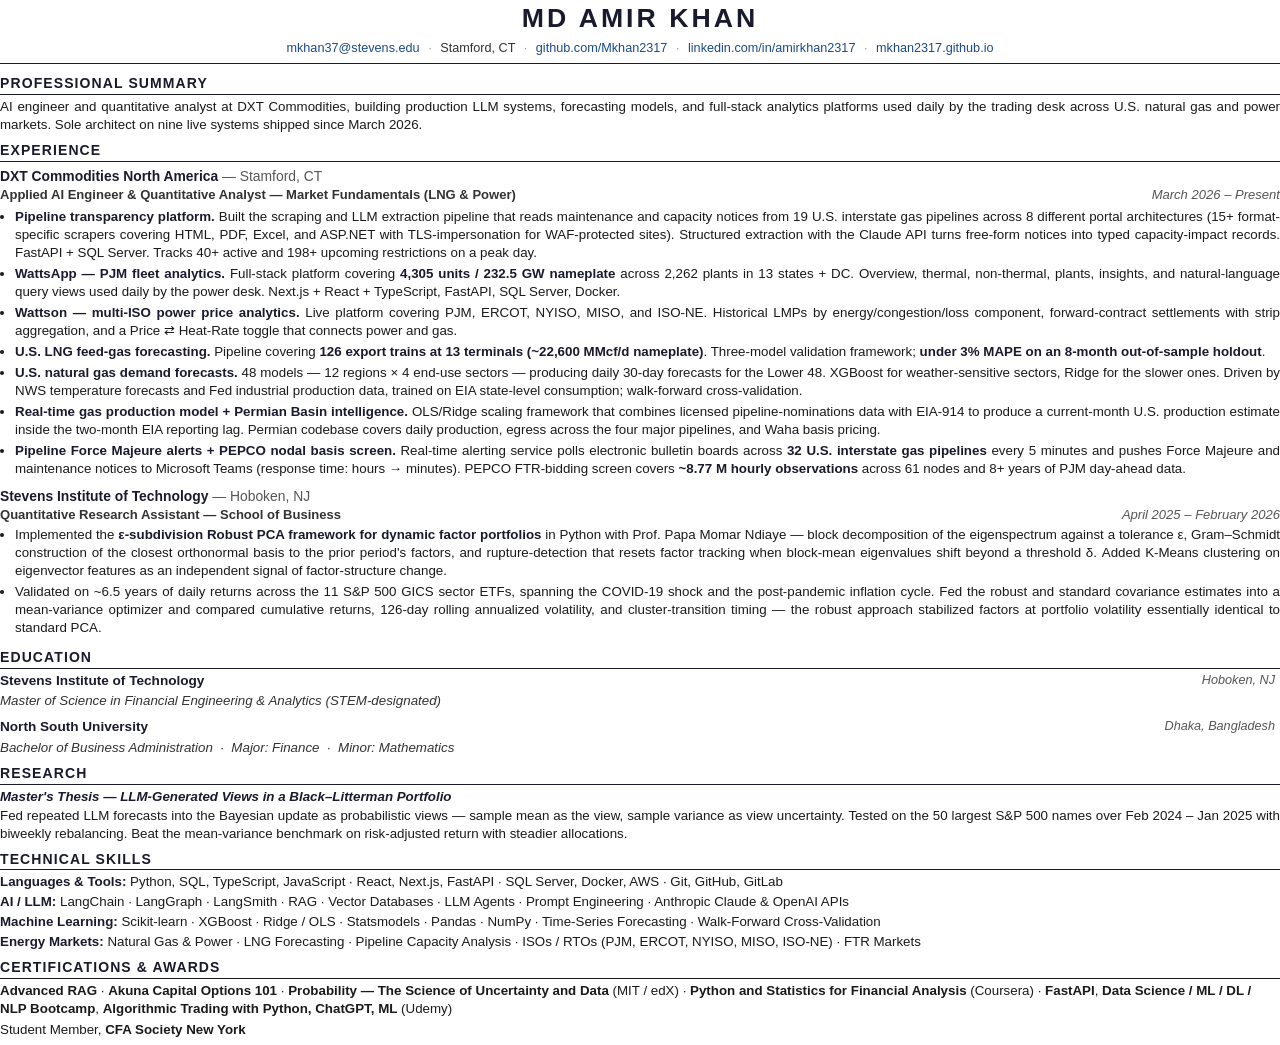
<file: resume.html>
<!DOCTYPE html>
<html lang="en">
<head>
<meta charset="UTF-8">
<title>MD Amir Khan — Resume</title>
<style>
  @page {
    size: Letter;
    margin: 0.5in 0.55in;
  }
  * { box-sizing: border-box; }
  html, body {
    margin: 0;
    padding: 0;
    font-family: "Inter", "Helvetica Neue", "Arial", sans-serif;
    font-size: 10pt;
    line-height: 1.35;
    color: #1a1a1a;
    background: #fff;
    -webkit-font-smoothing: antialiased;
  }

  /* Header */
  header {
    text-align: center;
    padding-bottom: 6px;
    margin-bottom: 10px;
    border-bottom: 1.5px solid #1a1a2e;
  }
  header h1 {
    font-size: 20pt;
    font-weight: 700;
    letter-spacing: 3px;
    margin: 0 0 4px 0;
    color: #1a1a2e;
  }
  header .contact {
    font-size: 9.5pt;
    color: #333;
  }
  header .contact a {
    color: #1a4a8a;
    text-decoration: none;
  }
  header .contact .dot {
    color: #999;
    margin: 0 5px;
  }

  /* Sections */
  section { margin-bottom: 6px; }
  h2 {
    font-size: 10.5pt;
    font-weight: 700;
    text-transform: uppercase;
    letter-spacing: 1.1px;
    color: #1a1a2e;
    margin: 7px 0 3px 0;
    padding-bottom: 1px;
    border-bottom: 1px solid #1a1a2e;
  }
  h3 {
    font-size: 10.4pt;
    font-weight: 700;
    margin: 5px 0 0 0;
    color: #1a1a2e;
  }
  .role {
    font-size: 9.8pt;
    font-weight: 600;
    margin: 0 0 2px 0;
    color: #333;
  }
  .role .date {
    float: right;
    font-weight: 500;
    color: #555;
    font-style: italic;
  }

  p { margin: 2px 0; }
  ul {
    margin: 3px 0 4px 0;
    padding-left: 15px;
  }
  li {
    margin-bottom: 3px;
    text-align: justify;
  }
  li strong { color: #1a1a2e; }

  .summary {
    text-align: justify;
    margin: 2px 0 0 0;
  }

  .edu-block { margin-bottom: 8px; }
  .edu-block:last-child { margin-bottom: 0; }
  .edu-block .school { font-weight: 700; color: #1a1a2e; font-size: 10.2pt; }
  .edu-block .location { float: right; color: #555; font-style: italic; font-size: 9.5pt; padding-right: 5px; }
  .edu-block .degree { font-style: italic; margin: 2px 0 0 0; color: #333; }

  .research-item { margin-bottom: 4px; }
  .research-item .paper-title { font-weight: 700; font-style: italic; color: #1a1a2e; }
  .research-item .meta { font-size: 9pt; color: #555; margin: 0; font-style: italic; }
  .research-item .desc { text-align: justify; margin: 1px 0 0 0; }

  .skills-list { margin: 0; padding-left: 0; list-style: none; }
  .skills-list li {
    margin-bottom: 2px;
    padding-left: 0;
    text-align: left;
  }
  .skills-list li strong { color: #1a1a2e; }

  .clearfix::after { content: ""; display: table; clear: both; }

  h2, h3 { page-break-after: avoid; }
  li, p { page-break-inside: avoid; }
</style>
</head>
<body>

<header>
  <h1>MD AMIR KHAN</h1>
  <div class="contact">
    <a href="mailto:mkhan37@stevens.edu">mkhan37@stevens.edu</a>
    <span class="dot">·</span> Stamford, CT
    <span class="dot">·</span> <a href="https://github.com/Mkhan2317">github.com/Mkhan2317</a>
    <span class="dot">·</span> <a href="https://www.linkedin.com/in/amirkhan2317/">linkedin.com/in/amirkhan2317</a>
    <span class="dot">·</span> <a href="https://mkhan2317.github.io/">mkhan2317.github.io</a>
  </div>
</header>

<section>
  <h2>Professional Summary</h2>
  <p class="summary">AI engineer and quantitative analyst at DXT Commodities, building production LLM systems, forecasting models, and full-stack analytics platforms used daily by the trading desk across U.S. natural gas and power markets. Sole architect on nine live systems shipped since March 2026.</p>
</section>

<section>
  <h2>Experience</h2>

  <div class="clearfix">
    <h3>DXT Commodities North America <span style="font-weight:500; color:#555;">— Stamford, CT</span></h3>
    <p class="role clearfix">Applied AI Engineer &amp; Quantitative Analyst — Market Fundamentals (LNG &amp; Power) <span class="date">March 2026 – Present</span></p>
    <ul style="margin-top:5px;">
      <li><strong>Pipeline transparency platform.</strong> Built the scraping and LLM extraction pipeline that reads maintenance and capacity notices from 19 U.S. interstate gas pipelines across 8 different portal architectures (15+ format-specific scrapers covering HTML, PDF, Excel, and ASP.NET with TLS-impersonation for WAF-protected sites). Structured extraction with the Claude API turns free-form notices into typed capacity-impact records. FastAPI + SQL Server. Tracks 40+ active and 198+ upcoming restrictions on a peak day.</li>
      <li><strong>WattsApp — PJM fleet analytics.</strong> Full-stack platform covering <strong>4,305 units / 232.5 GW nameplate</strong> across 2,262 plants in 13 states + DC. Overview, thermal, non-thermal, plants, insights, and natural-language query views used daily by the power desk. Next.js + React + TypeScript, FastAPI, SQL Server, Docker.</li>
      <li><strong>Wattson — multi-ISO power price analytics.</strong> Live platform covering PJM, ERCOT, NYISO, MISO, and ISO-NE. Historical LMPs by energy/congestion/loss component, forward-contract settlements with strip aggregation, and a Price ⇄ Heat-Rate toggle that connects power and gas.</li>
      <li><strong>U.S. LNG feed-gas forecasting.</strong> Pipeline covering <strong>126 export trains at 13 terminals (~22,600 MMcf/d nameplate)</strong>. Three-model validation framework; <strong>under 3% MAPE on an 8-month out-of-sample holdout</strong>.</li>
      <li><strong>U.S. natural gas demand forecasts.</strong> 48 models — 12 regions × 4 end-use sectors — producing daily 30-day forecasts for the Lower 48. XGBoost for weather-sensitive sectors, Ridge for the slower ones. Driven by NWS temperature forecasts and Fed industrial production data, trained on EIA state-level consumption; walk-forward cross-validation.</li>
      <li><strong>Real-time gas production model + Permian Basin intelligence.</strong> OLS/Ridge scaling framework that combines licensed pipeline-nominations data with EIA-914 to produce a current-month U.S. production estimate inside the two-month EIA reporting lag. Permian codebase covers daily production, egress across the four major pipelines, and Waha basis pricing.</li>
      <li><strong>Pipeline Force Majeure alerts + PEPCO nodal basis screen.</strong> Real-time alerting service polls electronic bulletin boards across <strong>32 U.S. interstate gas pipelines</strong> every 5 minutes and pushes Force Majeure and maintenance notices to Microsoft Teams (response time: hours → minutes). PEPCO FTR-bidding screen covers <strong>~8.77 M hourly observations</strong> across 61 nodes and 8+ years of PJM day-ahead data.</li>
    </ul>
  </div>

  <div class="clearfix">
    <h3>Stevens Institute of Technology <span style="font-weight:500; color:#555;">— Hoboken, NJ</span></h3>
    <p class="role clearfix">Quantitative Research Assistant — School of Business <span class="date">April 2025 – February 2026</span></p>
    <ul>
      <li>Implemented the <strong>ε-subdivision Robust PCA framework for dynamic factor portfolios</strong> in Python with Prof. Papa Momar Ndiaye — block decomposition of the eigenspectrum against a tolerance ε, Gram&ndash;Schmidt construction of the closest orthonormal basis to the prior period's factors, and rupture-detection that resets factor tracking when block-mean eigenvalues shift beyond a threshold δ. Added K-Means clustering on eigenvector features as an independent signal of factor-structure change.</li>
      <li>Validated on ~6.5 years of daily returns across the 11 S&amp;P 500 GICS sector ETFs, spanning the COVID-19 shock and the post-pandemic inflation cycle. Fed the robust and standard covariance estimates into a mean-variance optimizer and compared cumulative returns, 126-day rolling annualized volatility, and cluster-transition timing — the robust approach stabilized factors at portfolio volatility essentially identical to standard PCA.</li>
    </ul>
  </div>
</section>

<section>
  <h2>Education</h2>
  <div class="edu-block clearfix">
    <div><span class="school">Stevens Institute of Technology</span> <span class="location">Hoboken, NJ</span></div>
    <div class="degree">Master of Science in Financial Engineering &amp; Analytics (STEM-designated)</div>
  </div>
  <div class="edu-block clearfix">
    <div><span class="school">North South University</span> <span class="location">Dhaka, Bangladesh</span></div>
    <div class="degree">Bachelor of Business Administration &nbsp;·&nbsp; Major: Finance &nbsp;·&nbsp; Minor: Mathematics</div>
  </div>
</section>

<section>
  <h2>Research</h2>
  <div class="research-item">
    <div class="paper-title">Master's Thesis — LLM-Generated Views in a Black&ndash;Litterman Portfolio</div>
    <p class="desc">Fed repeated LLM forecasts into the Bayesian update as probabilistic views — sample mean as the view, sample variance as view uncertainty. Tested on the 50 largest S&amp;P 500 names over Feb 2024 – Jan 2025 with biweekly rebalancing. Beat the mean-variance benchmark on risk-adjusted return with steadier allocations.</p>
  </div>
</section>

<section>
  <h2>Technical Skills</h2>
  <ul class="skills-list">
    <li><strong>Languages &amp; Tools:</strong> Python, SQL, TypeScript, JavaScript · React, Next.js, FastAPI · SQL Server, Docker, AWS · Git, GitHub, GitLab</li>
    <li><strong>AI / LLM:</strong> LangChain · LangGraph · LangSmith · RAG · Vector Databases · LLM Agents · Prompt Engineering · Anthropic Claude &amp; OpenAI APIs</li>
    <li><strong>Machine Learning:</strong> Scikit-learn · XGBoost · Ridge / OLS · Statsmodels · Pandas · NumPy · Time-Series Forecasting · Walk-Forward Cross-Validation</li>
    <li><strong>Energy Markets:</strong> Natural Gas &amp; Power · LNG Forecasting · Pipeline Capacity Analysis · ISOs / RTOs (PJM, ERCOT, NYISO, MISO, ISO-NE) · FTR Markets</li>
  </ul>
</section>

<section>
  <h2>Certifications &amp; Awards</h2>
  <p style="margin: 3px 0;"><strong>Advanced RAG</strong> · <strong>Akuna Capital Options 101</strong> · <strong>Probability — The Science of Uncertainty and Data</strong> (MIT / edX) · <strong>Python and Statistics for Financial Analysis</strong> (Coursera) · <strong>FastAPI</strong>, <strong>Data Science / ML / DL / NLP Bootcamp</strong>, <strong>Algorithmic Trading with Python, ChatGPT, ML</strong> (Udemy)</p>
  <p style="margin: 3px 0;">Student Member, <strong>CFA Society New York</strong></p>
</section>

</body>
</html>
</file>
<file: styles.css>
/* ============================================
   MD Amir Khan — Portfolio
   Dark modern aesthetic (Vercel / Linear inspired)
   ============================================ */

:root {
  --bg: #0a0a0a;
  --bg-elevated: #111111;
  --surface: #131313;
  --surface-hover: #1a1a1a;
  --border: rgba(255, 255, 255, 0.08);
  --border-hover: rgba(255, 255, 255, 0.16);
  --border-strong: rgba(255, 255, 255, 0.24);

  --text-primary: #fafafa;
  --text-secondary: #a3a3a3;
  --text-tertiary: #737373;

  --accent: #6366f1;
  --accent-glow: rgba(99, 102, 241, 0.35);
  --accent-cyan: #06b6d4;
  --accent-pink: #ec4899;
  --accent-violet: #a855f7;

  --gradient-primary: linear-gradient(135deg, #6366f1 0%, #06b6d4 100%);
  --gradient-vivid: linear-gradient(135deg, #a855f7 0%, #6366f1 40%, #06b6d4 100%);
  --gradient-warm: linear-gradient(135deg, #ec4899 0%, #a855f7 100%);
  --gradient-fade-text: linear-gradient(180deg, #ffffff 0%, #737373 100%);

  --radius-sm: 6px;
  --radius: 10px;
  --radius-lg: 16px;
  --radius-xl: 24px;

  --shadow-sm: 0 2px 8px rgba(0, 0, 0, 0.4);
  --shadow: 0 8px 24px rgba(0, 0, 0, 0.5);
  --shadow-lg: 0 20px 48px rgba(0, 0, 0, 0.6);
  --shadow-glow: 0 0 60px rgba(99, 102, 241, 0.2);

  --space-xs: 4px;
  --space-sm: 8px;
  --space: 16px;
  --space-md: 24px;
  --space-lg: 40px;
  --space-xl: 64px;
  --space-2xl: 96px;

  --font-sans: 'Inter', -apple-system, BlinkMacSystemFont, sans-serif;
  --font-mono: 'JetBrains Mono', 'Fira Code', ui-monospace, monospace;

  --ease: cubic-bezier(0.4, 0, 0.2, 1);
  --ease-out: cubic-bezier(0.2, 0, 0.2, 1);
}

*, *::before, *::after {
  box-sizing: border-box;
  margin: 0;
  padding: 0;
}

html {
  scroll-behavior: smooth;
  scroll-padding-top: 90px;
}

body {
  font-family: var(--font-sans);
  background: var(--bg);
  color: var(--text-primary);
  line-height: 1.6;
  font-size: 15px;
  -webkit-font-smoothing: antialiased;
  min-height: 100vh;
  overflow-x: hidden;
  position: relative;
}

/* Ambient background — soft indigo glow near hero */
body::before {
  content: '';
  position: fixed;
  top: -400px;
  left: 50%;
  transform: translateX(-50%);
  width: 1200px;
  height: 900px;
  background: radial-gradient(ellipse at center, rgba(99, 102, 241, 0.18), transparent 60%);
  z-index: -2;
  pointer-events: none;
}

/* Subtle grid overlay */
body::after {
  content: '';
  position: fixed;
  inset: 0;
  background-image:
    linear-gradient(rgba(255, 255, 255, 0.015) 1px, transparent 1px),
    linear-gradient(90deg, rgba(255, 255, 255, 0.015) 1px, transparent 1px);
  background-size: 60px 60px;
  z-index: -1;
  pointer-events: none;
  mask-image: radial-gradient(ellipse at top, black 30%, transparent 80%);
  -webkit-mask-image: radial-gradient(ellipse at top, black 30%, transparent 80%);
}

.container {
  max-width: 1200px;
  margin: 0 auto;
  padding: 0 var(--space-md);
}

a { color: inherit; }
img { max-width: 100%; display: block; }

/* ============================================
   NAVBAR
   ============================================ */
.navbar {
  position: sticky;
  top: 0;
  z-index: 100;
  background: rgba(10, 10, 10, 0.72);
  backdrop-filter: blur(20px) saturate(180%);
  -webkit-backdrop-filter: blur(20px) saturate(180%);
  border-bottom: 1px solid transparent;
  transition: border-color 0.3s var(--ease), background 0.3s var(--ease);
}

.navbar.scrolled {
  border-bottom-color: var(--border);
  background: rgba(10, 10, 10, 0.85);
}

.nav-container {
  max-width: 1200px;
  margin: 0 auto;
  padding: 14px var(--space-md);
  display: flex;
  align-items: center;
  justify-content: space-between;
}

.nav-logo h2 {
  font-size: 14px;
  font-weight: 600;
  letter-spacing: 1px;
  background: var(--gradient-primary);
  -webkit-background-clip: text;
  -webkit-text-fill-color: transparent;
  background-clip: text;
}

.nav-menu {
  list-style: none;
  display: flex;
  gap: 28px;
}

.nav-link {
  color: var(--text-secondary);
  text-decoration: none;
  font-size: 13.5px;
  font-weight: 500;
  transition: color 0.2s var(--ease);
  position: relative;
  padding: 4px 0;
}

.nav-link:hover, .nav-link.active {
  color: var(--text-primary);
}

.nav-link::after {
  content: '';
  position: absolute;
  bottom: -2px;
  left: 0;
  width: 0;
  height: 1px;
  background: var(--gradient-primary);
  transition: width 0.3s var(--ease);
}

.nav-link:hover::after, .nav-link.active::after {
  width: 100%;
}

.hamburger {
  display: none;
  cursor: pointer;
  padding: 4px;
}
.hamburger .bar {
  display: block;
  width: 22px;
  height: 2px;
  background: var(--text-primary);
  margin: 5px 0;
  transition: 0.3s;
  border-radius: 2px;
}

/* ============================================
   HERO
   ============================================ */
.hero {
  padding: var(--space-2xl) var(--space-md) var(--space-xl);
  min-height: calc(100vh - 60px);
  display: flex;
  align-items: center;
}

.hero-container {
  max-width: 1200px;
  margin: 0 auto;
  width: 100%;
}

.hero-content {
  display: grid;
  grid-template-columns: 1.5fr 1fr;
  gap: var(--space-xl);
  align-items: center;
}

.hero-eyebrow {
  display: inline-flex;
  align-items: center;
  gap: 8px;
  padding: 6px 14px;
  background: rgba(99, 102, 241, 0.08);
  border: 1px solid rgba(99, 102, 241, 0.24);
  border-radius: 999px;
  font-size: 12px;
  font-weight: 500;
  color: #a5b4fc;
  margin-bottom: var(--space-md);
  letter-spacing: 0.3px;
}

.hero-eyebrow::before {
  content: '';
  width: 6px;
  height: 6px;
  background: #6366f1;
  border-radius: 50%;
  box-shadow: 0 0 8px #6366f1;
  animation: pulse 2s infinite;
}

@keyframes pulse {
  0%, 100% { opacity: 1; transform: scale(1); }
  50% { opacity: 0.5; transform: scale(1.2); }
}

.hero-text h1 {
  font-size: clamp(48px, 7vw, 84px);
  font-weight: 700;
  letter-spacing: -0.03em;
  line-height: 1;
  margin-bottom: var(--space);
  background: var(--gradient-fade-text);
  -webkit-background-clip: text;
  -webkit-text-fill-color: transparent;
  background-clip: text;
}

.hero-text h2 {
  font-size: clamp(20px, 2.4vw, 28px);
  font-weight: 500;
  color: var(--text-secondary);
  margin-bottom: var(--space-md);
  letter-spacing: -0.01em;
  line-height: 1.3;
}

.hero-text h2 strong {
  color: var(--text-primary);
  font-weight: 600;
  background: var(--gradient-primary);
  -webkit-background-clip: text;
  -webkit-text-fill-color: transparent;
  background-clip: text;
}

.hero-text p {
  font-size: 16px;
  color: var(--text-secondary);
  line-height: 1.7;
  max-width: 620px;
  margin-bottom: var(--space-md);
}

.hero-buttons {
  display: flex;
  gap: 12px;
  margin-bottom: var(--space-md);
  flex-wrap: wrap;
}

.btn {
  display: inline-flex;
  align-items: center;
  gap: 8px;
  padding: 11px 22px;
  border-radius: 8px;
  font-size: 14px;
  font-weight: 500;
  text-decoration: none;
  transition: all 0.2s var(--ease);
  border: 1px solid transparent;
  cursor: pointer;
  white-space: nowrap;
}

.btn-primary {
  background: var(--text-primary);
  color: var(--bg);
}
.btn-primary:hover {
  background: #e5e5e5;
  transform: translateY(-1px);
  box-shadow: 0 10px 30px rgba(255, 255, 255, 0.1);
}

.btn-secondary {
  background: rgba(255, 255, 255, 0.03);
  color: var(--text-primary);
  border-color: var(--border);
}
.btn-secondary:hover {
  border-color: var(--border-hover);
  background: rgba(255, 255, 255, 0.06);
  transform: translateY(-1px);
}

.social-links {
  display: flex;
  gap: 10px;
  margin-top: var(--space-md);
}

.social-links a {
  width: 40px;
  height: 40px;
  display: inline-flex;
  align-items: center;
  justify-content: center;
  border-radius: 50%;
  background: var(--surface);
  border: 1px solid var(--border);
  color: var(--text-secondary);
  transition: all 0.25s var(--ease);
  text-decoration: none;
  font-size: 16px;
}

.social-links a:hover {
  border-color: var(--border-hover);
  color: var(--text-primary);
  transform: translateY(-2px);
  background: var(--surface-hover);
  box-shadow: 0 8px 20px rgba(0, 0, 0, 0.3);
}

/* Hero profile card */
.hero-image {
  display: flex;
  justify-content: center;
}

.profile-card {
  position: relative;
  padding: var(--space-md);
  background: linear-gradient(180deg, var(--surface), var(--bg-elevated));
  border: 1px solid var(--border);
  border-radius: var(--radius-lg);
  text-align: center;
  box-shadow: var(--shadow);
}

.profile-card::before {
  content: '';
  position: absolute;
  inset: -1px;
  border-radius: inherit;
  padding: 1px;
  background: var(--gradient-vivid);
  -webkit-mask: linear-gradient(#fff 0 0) content-box, linear-gradient(#fff 0 0);
  -webkit-mask-composite: xor;
  mask-composite: exclude;
  opacity: 0.4;
  pointer-events: none;
}

.profile-image-container {
  position: relative;
  width: 220px;
  height: 220px;
  margin: 0 auto;
  border-radius: var(--radius);
  overflow: hidden;
  background: var(--gradient-primary);
}

.profile-image {
  width: 100%;
  height: 100%;
  object-fit: cover;
}

.profile-fallback {
  width: 100%;
  height: 100%;
  display: flex;
  align-items: center;
  justify-content: center;
  font-size: 80px;
  color: rgba(255, 255, 255, 0.6);
}

.profile-overlay {
  position: absolute;
  inset: 0;
  pointer-events: none;
}

.profile-glow {
  position: absolute;
  inset: -30px;
  background: radial-gradient(circle at center, var(--accent-glow), transparent 70%);
  filter: blur(20px);
  z-index: -1;
}

.institution-logos {
  display: flex;
  justify-content: center;
  gap: 8px;
  margin-top: var(--space-md);
  flex-wrap: wrap;
}

.logo-item {
  padding: 5px 11px;
  background: rgba(255, 255, 255, 0.04);
  border: 1px solid var(--border);
  border-radius: 999px;
  font-size: 10.5px;
  font-weight: 600;
  color: var(--text-secondary);
  letter-spacing: 0.8px;
  text-transform: uppercase;
}

/* ============================================
   SECTIONS
   ============================================ */
section {
  padding: var(--space-xl) 0;
}

.section-title {
  font-size: clamp(32px, 4vw, 44px);
  font-weight: 700;
  letter-spacing: -0.02em;
  margin-bottom: var(--space-lg);
  background: var(--gradient-fade-text);
  -webkit-background-clip: text;
  -webkit-text-fill-color: transparent;
  background-clip: text;
  position: relative;
}

/* ============================================
   ABOUT
   ============================================ */
.about-content { max-width: 1000px; }

.about-text p {
  font-size: 15.5px;
  color: var(--text-secondary);
  line-height: 1.75;
  margin-bottom: var(--space);
}

.about-text ul {
  list-style: none;
  margin: var(--space-md) 0;
  display: grid;
  gap: 6px;
}

.about-text ul li {
  padding: 6px 0 6px 22px;
  position: relative;
  color: var(--text-secondary);
  font-size: 14.5px;
}

.about-text ul li::before {
  content: '';
  position: absolute;
  left: 0;
  top: 15px;
  width: 6px;
  height: 6px;
  border-radius: 50%;
  background: var(--gradient-primary);
  box-shadow: 0 0 8px var(--accent-glow);
}

.stats {
  display: grid;
  grid-template-columns: repeat(auto-fit, minmax(220px, 1fr));
  gap: var(--space-md);
  margin-top: var(--space-lg);
}

.stat-item {
  padding: var(--space-md);
  background: var(--surface);
  border: 1px solid var(--border);
  border-radius: var(--radius);
  transition: all 0.3s var(--ease);
  position: relative;
  overflow: hidden;
}

.stat-item::before {
  content: '';
  position: absolute;
  top: 0; left: 0; right: 0;
  height: 1px;
  background: var(--gradient-primary);
  opacity: 0;
  transition: opacity 0.3s var(--ease);
}

.stat-item:hover {
  border-color: var(--border-hover);
  transform: translateY(-3px);
  background: var(--surface-hover);
  box-shadow: var(--shadow);
}

.stat-item:hover::before { opacity: 1; }

.stat-item h3 {
  font-size: 42px;
  font-weight: 700;
  line-height: 1;
  background: var(--gradient-primary);
  -webkit-background-clip: text;
  -webkit-text-fill-color: transparent;
  background-clip: text;
  margin-bottom: 6px;
}

.stat-item p {
  color: var(--text-secondary);
  font-size: 13px;
}

/* ============================================
   TIMELINE (Education)
   ============================================ */
.timeline {
  position: relative;
  max-width: 900px;
  padding-left: 8px;
}

.timeline::before {
  content: '';
  position: absolute;
  left: 5px;
  top: 8px;
  bottom: 8px;
  width: 1px;
  background: linear-gradient(180deg, var(--accent), rgba(99, 102, 241, 0.1) 80%, transparent);
}

.timeline-item {
  position: relative;
  padding-left: var(--space-lg);
  margin-bottom: var(--space-lg);
}

.timeline-item:last-child { margin-bottom: 0; }

.timeline-marker {
  position: absolute;
  left: 0;
  top: 6px;
  width: 12px;
  height: 12px;
  background: var(--accent);
  border-radius: 50%;
  box-shadow: 0 0 0 4px var(--bg), 0 0 16px var(--accent-glow);
}

.timeline-content {
  padding: var(--space-md);
  background: var(--surface);
  border: 1px solid var(--border);
  border-radius: var(--radius);
  transition: all 0.3s var(--ease);
}

.timeline-content:hover {
  border-color: var(--border-hover);
  transform: translateX(4px);
}

.timeline-content h3 {
  font-size: 20px;
  font-weight: 600;
  margin-bottom: 4px;
  color: var(--text-primary);
}

.timeline-content h4 {
  font-size: 14px;
  color: var(--accent);
  font-weight: 500;
  margin-bottom: var(--space-sm);
}

.timeline-content p {
  color: var(--text-secondary);
  font-size: 14px;
  margin-bottom: var(--space-sm);
  line-height: 1.7;
}

.timeline-content .date {
  display: inline-block;
  padding: 3px 10px;
  background: rgba(255, 255, 255, 0.04);
  border: 1px solid var(--border);
  border-radius: 6px;
  font-size: 11.5px;
  color: var(--text-secondary);
  font-family: var(--font-mono);
  margin-bottom: 10px;
}

.courses {
  display: flex;
  flex-wrap: wrap;
  gap: 6px;
  margin-top: var(--space);
}

.course-tag {
  padding: 4px 10px;
  background: rgba(255, 255, 255, 0.03);
  border: 1px solid var(--border);
  border-radius: 6px;
  font-size: 11.5px;
  color: var(--text-secondary);
  transition: all 0.2s var(--ease);
}

.course-tag:hover {
  border-color: rgba(99, 102, 241, 0.4);
  color: var(--text-primary);
  background: rgba(99, 102, 241, 0.05);
}

/* ============================================
   NEWS
   ============================================ */
.news-grid {
  display: grid;
  grid-template-columns: repeat(auto-fit, minmax(300px, 1fr));
  gap: var(--space-md);
}

.news-card {
  padding: var(--space-md);
  background: var(--surface);
  border: 1px solid var(--border);
  border-radius: var(--radius);
  transition: all 0.3s var(--ease);
  display: flex;
  gap: var(--space);
  position: relative;
  overflow: hidden;
}

.news-card::before {
  content: '';
  position: absolute;
  top: 0; left: 0; right: 0;
  height: 1px;
  background: var(--gradient-primary);
  opacity: 0;
  transition: opacity 0.3s var(--ease);
}

.news-card:hover {
  border-color: var(--border-hover);
  transform: translateY(-3px);
  box-shadow: var(--shadow-lg);
}

.news-card:hover::before { opacity: 1; }

.news-icon {
  width: 42px;
  height: 42px;
  min-width: 42px;
  border-radius: 10px;
  background: var(--gradient-primary);
  display: flex;
  align-items: center;
  justify-content: center;
  color: #fff;
  font-size: 17px;
  box-shadow: 0 6px 20px var(--accent-glow);
}

.news-content h3 {
  font-size: 11px;
  font-weight: 600;
  color: var(--accent);
  text-transform: uppercase;
  letter-spacing: 0.8px;
  margin-bottom: 4px;
}

.news-content h4 {
  font-size: 16px;
  font-weight: 600;
  margin-bottom: 6px;
  color: var(--text-primary);
  line-height: 1.35;
}

.news-content p {
  font-size: 13.5px;
  color: var(--text-secondary);
  line-height: 1.65;
}

.news-content a { color: var(--accent-cyan); text-decoration: none; }
.news-content a:hover { text-decoration: underline; }

/* ============================================
   EXPERIENCE
   ============================================ */
.experience-grid {
  display: grid;
  gap: var(--space-md);
}

.experience-card {
  padding: var(--space-lg);
  background: var(--surface);
  border: 1px solid var(--border);
  border-radius: var(--radius-lg);
  transition: all 0.3s var(--ease);
  position: relative;
  overflow: hidden;
}

.experience-card::before {
  content: '';
  position: absolute;
  top: 0; left: 0; right: 0;
  height: 2px;
  background: var(--gradient-primary);
  opacity: 0;
  transition: opacity 0.3s var(--ease);
}

.experience-card:hover {
  border-color: var(--border-hover);
  transform: translateY(-2px);
  box-shadow: var(--shadow);
}

.experience-card:hover::before { opacity: 1; }

.company-logo {
  display: inline-block;
  padding: 6px 14px;
  background: var(--bg-elevated);
  border: 1px solid var(--border);
  border-radius: 6px;
  font-size: 12px;
  font-weight: 700;
  letter-spacing: 0.8px;
  color: var(--text-primary);
  margin-bottom: var(--space);
}

.company-logo img {
  height: 20px;
  vertical-align: middle;
}

.experience-card > h3 {
  font-size: 22px;
  font-weight: 700;
  margin-bottom: 4px;
  color: var(--text-primary);
  letter-spacing: -0.01em;
}

.experience-card > h4 {
  font-size: 13.5px;
  color: var(--text-secondary);
  font-weight: 500;
  margin-bottom: var(--space);
  font-family: var(--font-mono);
}

.role-title {
  font-size: 16px !important;
  font-weight: 600 !important;
  margin: var(--space) 0 8px 0 !important;
  color: var(--accent) !important;
  padding-top: var(--space);
  border-top: 1px solid var(--border);
  letter-spacing: 0;
  font-family: var(--font-sans) !important;
}

.experience-card ul {
  list-style: none;
  margin: 0 0 var(--space) 0;
}

.experience-card ul li {
  padding: 6px 0 6px 22px;
  position: relative;
  color: var(--text-secondary);
  font-size: 14px;
  line-height: 1.65;
}

.experience-card ul li::before {
  content: '';
  position: absolute;
  left: 2px;
  top: 13px;
  width: 6px;
  height: 6px;
  border-radius: 50%;
  background: var(--accent);
  box-shadow: 0 0 8px var(--accent-glow);
}

.skills-used {
  display: flex;
  flex-wrap: wrap;
  gap: 6px;
  margin-top: var(--space);
  padding-top: var(--space);
  border-top: 1px solid var(--border);
}

.skills-used span {
  padding: 4px 10px;
  background: rgba(99, 102, 241, 0.06);
  border: 1px solid rgba(99, 102, 241, 0.18);
  border-radius: 6px;
  font-size: 11.5px;
  color: #a5b4fc;
  font-weight: 500;
}

/* ============================================
   PROJECTS
   ============================================ */
.projects-grid {
  display: grid;
  grid-template-columns: repeat(auto-fit, minmax(340px, 1fr));
  gap: var(--space-md);
}

.project-card {
  padding: var(--space-md);
  background: var(--surface);
  border: 1px solid var(--border);
  border-radius: var(--radius);
  transition: all 0.3s var(--ease);
  position: relative;
  overflow: hidden;
  display: flex;
  flex-direction: column;
  min-height: 240px;
}

.project-card::before {
  content: '';
  position: absolute;
  inset: 0;
  border-radius: inherit;
  padding: 1px;
  background: var(--gradient-primary);
  -webkit-mask: linear-gradient(#fff 0 0) content-box, linear-gradient(#fff 0 0);
  -webkit-mask-composite: xor;
  mask-composite: exclude;
  opacity: 0;
  transition: opacity 0.3s var(--ease);
  pointer-events: none;
}

.project-card:hover {
  transform: translateY(-4px);
  box-shadow: var(--shadow-lg);
  background: var(--surface-hover);
}

.project-card:hover::before { opacity: 1; }

.project-header {
  display: flex;
  justify-content: space-between;
  align-items: baseline;
  margin-bottom: 10px;
  gap: 12px;
}

.project-header h3 {
  font-size: 15.5px;
  font-weight: 600;
  color: var(--text-primary);
  flex: 1;
  line-height: 1.35;
  letter-spacing: -0.01em;
}

.project-header .date {
  font-size: 10.5px;
  color: var(--text-tertiary);
  font-family: var(--font-mono);
  white-space: nowrap;
  padding: 3px 8px;
  background: rgba(255, 255, 255, 0.04);
  border: 1px solid var(--border);
  border-radius: 4px;
  text-transform: uppercase;
  letter-spacing: 0.5px;
  font-weight: 500;
}

.project-card p {
  font-size: 13px;
  color: var(--text-secondary);
  line-height: 1.65;
  margin-bottom: var(--space);
  flex: 1;
}

.project-tags {
  display: flex;
  flex-wrap: wrap;
  gap: 5px;
  margin-bottom: 12px;
}

.project-tags span {
  padding: 3px 8px;
  background: rgba(99, 102, 241, 0.06);
  border: 1px solid rgba(99, 102, 241, 0.18);
  border-radius: 4px;
  font-size: 10.5px;
  color: #a5b4fc;
  font-weight: 500;
  letter-spacing: 0.2px;
}

.project-links { margin-top: auto; }

.project-link {
  display: inline-flex;
  align-items: center;
  gap: 6px;
  color: var(--accent-cyan);
  text-decoration: none;
  font-size: 12.5px;
  font-weight: 500;
  transition: color 0.2s var(--ease);
  padding: 6px 0;
}

.project-link::after {
  content: '→';
  transition: transform 0.2s var(--ease);
  font-size: 14px;
}

.project-link:hover { color: var(--text-primary); }
.project-link:hover::after { transform: translateX(4px); }

/* ============================================
   ACTIVITIES
   ============================================ */
.activities-grid {
  display: grid;
  grid-template-columns: repeat(auto-fit, minmax(300px, 1fr));
  gap: var(--space-md);
}

.activity-card {
  padding: var(--space-md);
  background: var(--surface);
  border: 1px solid var(--border);
  border-radius: var(--radius);
  display: flex;
  gap: var(--space);
  transition: all 0.3s var(--ease);
}

.activity-card:hover {
  border-color: var(--border-hover);
  transform: translateY(-3px);
  box-shadow: var(--shadow);
}

.activity-icon {
  width: 44px;
  height: 44px;
  min-width: 44px;
  border-radius: 10px;
  background: var(--gradient-primary);
  display: flex;
  align-items: center;
  justify-content: center;
  color: #fff;
  font-size: 17px;
  box-shadow: 0 6px 16px var(--accent-glow);
}

.activity-content h3 {
  font-size: 11px;
  font-weight: 600;
  color: var(--accent);
  text-transform: uppercase;
  letter-spacing: 0.8px;
  margin-bottom: 4px;
}

.activity-content h4 {
  font-size: 15px;
  color: var(--text-primary);
  margin-bottom: 4px;
  font-weight: 600;
}

.activity-content p {
  font-size: 13px;
  color: var(--text-secondary);
  line-height: 1.6;
}

/* ============================================
   CERTIFICATES
   ============================================ */
.certificates-grid {
  display: grid;
  grid-template-columns: repeat(auto-fit, minmax(280px, 1fr));
  gap: var(--space-md);
}

.certificate-card {
  padding: var(--space-md);
  background: var(--surface);
  border: 1px solid var(--border);
  border-radius: var(--radius);
  transition: all 0.3s var(--ease);
  display: flex;
  flex-direction: column;
}

.certificate-card:hover {
  border-color: var(--border-hover);
  transform: translateY(-3px);
  box-shadow: var(--shadow);
}

.certificate-icon {
  width: 48px;
  height: 48px;
  border-radius: 10px;
  display: flex;
  align-items: center;
  justify-content: center;
  margin-bottom: var(--space);
  background: rgba(255, 255, 255, 0.04);
  border: 1px solid var(--border);
  font-size: 20px;
  color: var(--text-secondary);
  font-weight: 600;
}

.certificate-icon.udemy { background: linear-gradient(135deg, #a435f0, #7b2cbf); color: #fff; font-size: 12px; border-color: transparent; }
.certificate-icon.edx { background: linear-gradient(135deg, #02262b, #0d5e60); color: #fff; font-size: 12px; border-color: transparent; }
.certificate-icon.coursera { background: linear-gradient(135deg, #0056d2, #0075ff); color: #fff; font-size: 11px; border-color: transparent; }
.certificate-icon.akuna { background: linear-gradient(135deg, #6366f1, #06b6d4); color: #fff; border-color: transparent; }

.certificate-card h3 {
  font-size: 15.5px;
  font-weight: 600;
  margin-bottom: 4px;
  color: var(--text-primary);
  line-height: 1.35;
  letter-spacing: -0.01em;
}

.certificate-card h4 {
  font-size: 12.5px;
  color: var(--text-secondary);
  margin-bottom: 8px;
  font-family: var(--font-mono);
}

.cert-date {
  display: inline-block;
  padding: 3px 8px;
  background: rgba(255, 255, 255, 0.04);
  border: 1px solid var(--border);
  border-radius: 4px;
  font-size: 10.5px;
  color: var(--text-tertiary);
  font-family: var(--font-mono);
  margin-bottom: 10px;
  text-transform: uppercase;
  letter-spacing: 0.5px;
}

.certificate-card p {
  font-size: 12.5px;
  color: var(--text-secondary);
  line-height: 1.6;
  margin-bottom: var(--space);
  flex: 1;
}

.cert-skills {
  display: flex;
  flex-wrap: wrap;
  gap: 5px;
  margin-bottom: 10px;
}

.cert-skills span {
  padding: 3px 8px;
  background: rgba(255, 255, 255, 0.04);
  border: 1px solid var(--border);
  border-radius: 4px;
  font-size: 10.5px;
  color: var(--text-secondary);
}

.cert-links { margin-top: auto; }

.cert-links a {
  display: inline-flex;
  align-items: center;
  gap: 6px;
  color: var(--accent-cyan);
  text-decoration: none;
  font-size: 12.5px;
  font-weight: 500;
  padding: 4px 0;
}

.cert-links a:hover { color: var(--text-primary); }

/* ============================================
   SKILLS
   ============================================ */
.skills-grid {
  display: grid;
  grid-template-columns: repeat(auto-fit, minmax(320px, 1fr));
  gap: var(--space-md);
}

.skill-category {
  padding: var(--space-md);
  background: var(--surface);
  border: 1px solid var(--border);
  border-radius: var(--radius);
  transition: all 0.3s var(--ease);
}

.skill-category:hover {
  border-color: var(--border-hover);
  transform: translateY(-2px);
}

.skill-category h3 {
  font-size: 13px;
  font-weight: 700;
  text-transform: uppercase;
  letter-spacing: 1px;
  margin-bottom: var(--space);
  color: var(--text-primary);
  padding-bottom: 10px;
  border-bottom: 1px solid var(--border);
}

.skill-items .skill-item { margin-bottom: 12px; }
.skill-items .skill-item:last-child { margin-bottom: 0; }

.skill-item span {
  display: block;
  font-size: 13px;
  color: var(--text-secondary);
  margin-bottom: 6px;
  font-weight: 500;
}

.skill-bar {
  height: 4px;
  background: rgba(255, 255, 255, 0.04);
  border-radius: 999px;
  overflow: hidden;
}

.skill-progress {
  height: 100%;
  background: var(--gradient-primary);
  border-radius: 999px;
  transition: width 1.2s var(--ease);
  box-shadow: 0 0 12px var(--accent-glow);
}

.skill-tags {
  display: flex;
  flex-wrap: wrap;
  gap: 6px;
}

.skill-tags span {
  padding: 5px 10px;
  background: rgba(255, 255, 255, 0.03);
  border: 1px solid var(--border);
  border-radius: 6px;
  font-size: 12px;
  color: var(--text-secondary);
  transition: all 0.2s var(--ease);
  font-weight: 500;
}

.skill-tags span:hover {
  border-color: rgba(99, 102, 241, 0.4);
  color: var(--text-primary);
  background: rgba(99, 102, 241, 0.06);
  transform: translateY(-1px);
}

/* ============================================
   RESUME
   ============================================ */
.resume-card {
  position: relative;
  padding: var(--space-lg);
  background: linear-gradient(180deg, var(--surface), var(--bg-elevated));
  border: 1px solid var(--border);
  border-radius: var(--radius-lg);
  display: flex;
  gap: var(--space-lg);
  align-items: center;
  overflow: hidden;
  transition: all 0.3s var(--ease);
}

.resume-card::before {
  content: '';
  position: absolute;
  inset: -1px;
  border-radius: inherit;
  padding: 1px;
  background: var(--gradient-vivid);
  -webkit-mask: linear-gradient(#fff 0 0) content-box, linear-gradient(#fff 0 0);
  -webkit-mask-composite: xor;
  mask-composite: exclude;
  opacity: 0.3;
  pointer-events: none;
  transition: opacity 0.3s var(--ease);
}

.resume-card:hover {
  transform: translateY(-3px);
  box-shadow: var(--shadow-lg);
}

.resume-card:hover::before { opacity: 0.7; }

.resume-icon {
  width: 80px;
  height: 80px;
  min-width: 80px;
  border-radius: var(--radius);
  background: var(--gradient-primary);
  display: flex;
  align-items: center;
  justify-content: center;
  color: #fff;
  font-size: 36px;
  box-shadow: 0 12px 32px var(--accent-glow);
}

.resume-content { flex: 1; }

.resume-content h3 {
  font-size: 22px;
  font-weight: 700;
  margin-bottom: 8px;
  letter-spacing: -0.01em;
  color: var(--text-primary);
}

.resume-content p {
  color: var(--text-secondary);
  font-size: 15px;
  line-height: 1.65;
  margin-bottom: var(--space-md);
}

.resume-actions {
  display: flex;
  gap: 12px;
  flex-wrap: wrap;
}

@media (max-width: 720px) {
  .resume-card {
    flex-direction: column;
    text-align: center;
    padding: var(--space-md);
  }
  .resume-icon {
    width: 64px;
    height: 64px;
    min-width: 64px;
    font-size: 28px;
  }
  .resume-actions { justify-content: center; }
}

/* ============================================
   CONTACT
   ============================================ */
.contact-content {
  display: grid;
  grid-template-columns: 1fr 1fr;
  gap: var(--space-xl);
}

.contact-info {
  display: flex;
  flex-direction: column;
  gap: 12px;
}

.contact-item {
  display: flex;
  gap: var(--space);
  align-items: center;
  padding: var(--space);
  background: var(--surface);
  border: 1px solid var(--border);
  border-radius: var(--radius);
  transition: all 0.3s var(--ease);
}

.contact-item:hover {
  border-color: var(--border-hover);
  transform: translateX(4px);
}

.contact-item > i {
  width: 42px;
  height: 42px;
  min-width: 42px;
  border-radius: 10px;
  background: var(--gradient-primary);
  display: flex;
  align-items: center;
  justify-content: center;
  color: white;
  font-size: 16px;
  box-shadow: 0 6px 16px var(--accent-glow);
}

.contact-item h4 {
  font-size: 11px;
  color: var(--accent);
  text-transform: uppercase;
  letter-spacing: 0.8px;
  margin-bottom: 2px;
  font-weight: 600;
}

.contact-item p {
  color: var(--text-primary);
  font-size: 14px;
  font-weight: 500;
}

.contact-item a { color: inherit; text-decoration: none; }

.contact-form {
  padding: var(--space-lg);
  background: linear-gradient(180deg, var(--surface), var(--bg-elevated));
  border: 1px solid var(--border);
  border-radius: var(--radius-lg);
  position: relative;
  overflow: hidden;
}

.contact-form::before {
  content: '';
  position: absolute;
  inset: -1px;
  border-radius: inherit;
  padding: 1px;
  background: var(--gradient-vivid);
  -webkit-mask: linear-gradient(#fff 0 0) content-box, linear-gradient(#fff 0 0);
  -webkit-mask-composite: xor;
  mask-composite: exclude;
  opacity: 0.3;
  pointer-events: none;
}

.email-direct h3 {
  font-size: 24px;
  font-weight: 700;
  margin-bottom: 8px;
  letter-spacing: -0.01em;
}

.email-direct p {
  color: var(--text-secondary);
  margin-bottom: var(--space-md);
  line-height: 1.7;
  font-size: 14px;
}

.contact-buttons {
  display: flex;
  flex-direction: column;
  gap: 10px;
  margin-bottom: var(--space-md);
}

.contact-buttons .btn {
  width: 100%;
  justify-content: center;
}

.contact-note {
  padding: var(--space);
  background: rgba(255, 255, 255, 0.02);
  border-radius: 8px;
  border: 1px solid var(--border);
  font-size: 13px;
  color: var(--text-secondary);
}

.contact-note p { margin: 2px 0; }

/* ============================================
   FOOTER
   ============================================ */
footer {
  padding: var(--space-lg) 0;
  border-top: 1px solid var(--border);
  text-align: center;
  color: var(--text-tertiary);
  font-size: 13px;
  margin-top: var(--space-xl);
}

/* ============================================
   SCROLL REVEAL (JS-driven)
   ============================================ */
.reveal {
  opacity: 0;
  transform: translateY(24px);
  transition: opacity 0.7s var(--ease), transform 0.7s var(--ease);
  will-change: opacity, transform;
}

.reveal.revealed {
  opacity: 1;
  transform: translateY(0);
}

/* ============================================
   SCROLL-TO-TOP BUTTON
   ============================================ */
.scroll-to-top {
  position: fixed;
  right: 24px;
  bottom: 24px;
  width: 44px;
  height: 44px;
  border-radius: 50%;
  background: var(--gradient-primary);
  border: none;
  color: #fff;
  cursor: pointer;
  opacity: 0;
  transform: translateY(20px) scale(0.8);
  transition: all 0.3s var(--ease);
  z-index: 99;
  box-shadow: 0 8px 24px var(--accent-glow);
  font-size: 16px;
}

.scroll-to-top.visible {
  opacity: 1;
  transform: translateY(0) scale(1);
}

.scroll-to-top:hover {
  transform: translateY(-2px) scale(1.05);
  box-shadow: 0 12px 32px var(--accent-glow);
}

/* ============================================
   RESPONSIVE
   ============================================ */
@media (max-width: 960px) {
  .hero-content {
    grid-template-columns: 1fr;
    text-align: center;
    gap: var(--space-lg);
  }
  .hero-buttons, .social-links { justify-content: center; }
  .hero-image { order: -1; }
  .hero-text p { margin-left: auto; margin-right: auto; }
  .contact-content {
    grid-template-columns: 1fr;
    gap: var(--space-md);
  }
}

@media (max-width: 720px) {
  .nav-menu {
    display: none;
    position: absolute;
    top: 60px;
    left: 0;
    right: 0;
    flex-direction: column;
    padding: var(--space);
    background: rgba(10, 10, 10, 0.95);
    backdrop-filter: blur(20px);
    border-bottom: 1px solid var(--border);
    gap: 12px;
  }
  .nav-menu.active { display: flex; }
  .hamburger { display: block; }

  .hero {
    padding-top: var(--space-lg);
    padding-bottom: var(--space-lg);
    min-height: auto;
  }

  section { padding: var(--space-lg) 0; }
  .section-title { font-size: 30px; margin-bottom: var(--space-md); }

  .profile-image-container {
    width: 180px;
    height: 180px;
  }

  .experience-card { padding: var(--space-md); }
  .experience-card > h3 { font-size: 20px; }

  .scroll-to-top { right: 16px; bottom: 16px; }
}

/* ============================================
   SELECTION & SCROLLBAR
   ============================================ */
::selection {
  background: var(--accent);
  color: #fff;
}

::-webkit-scrollbar {
  width: 10px;
  height: 10px;
}

::-webkit-scrollbar-track {
  background: var(--bg);
}

::-webkit-scrollbar-thumb {
  background: var(--surface-hover);
  border-radius: 5px;
  border: 2px solid var(--bg);
}

::-webkit-scrollbar-thumb:hover {
  background: var(--border-strong);
}

:focus-visible {
  outline: 2px solid var(--accent);
  outline-offset: 3px;
  border-radius: 4px;
}
</file>
